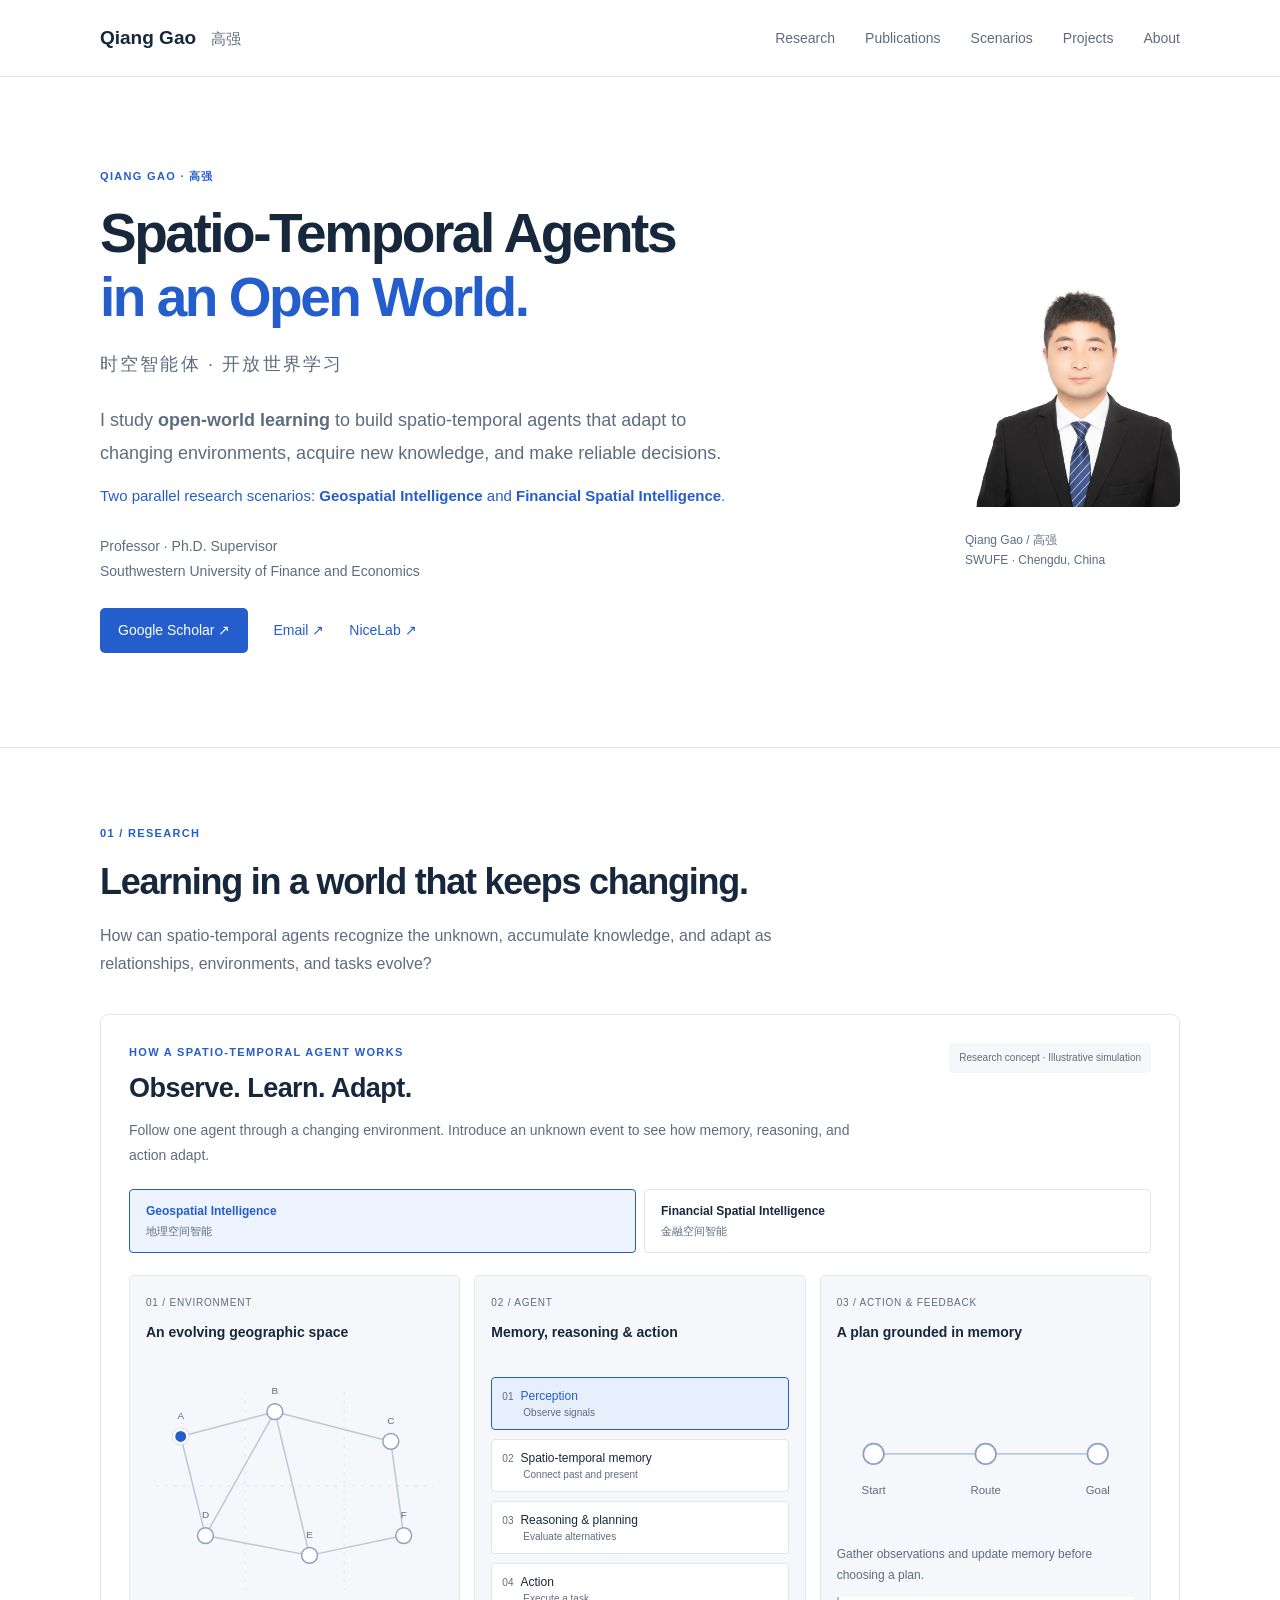
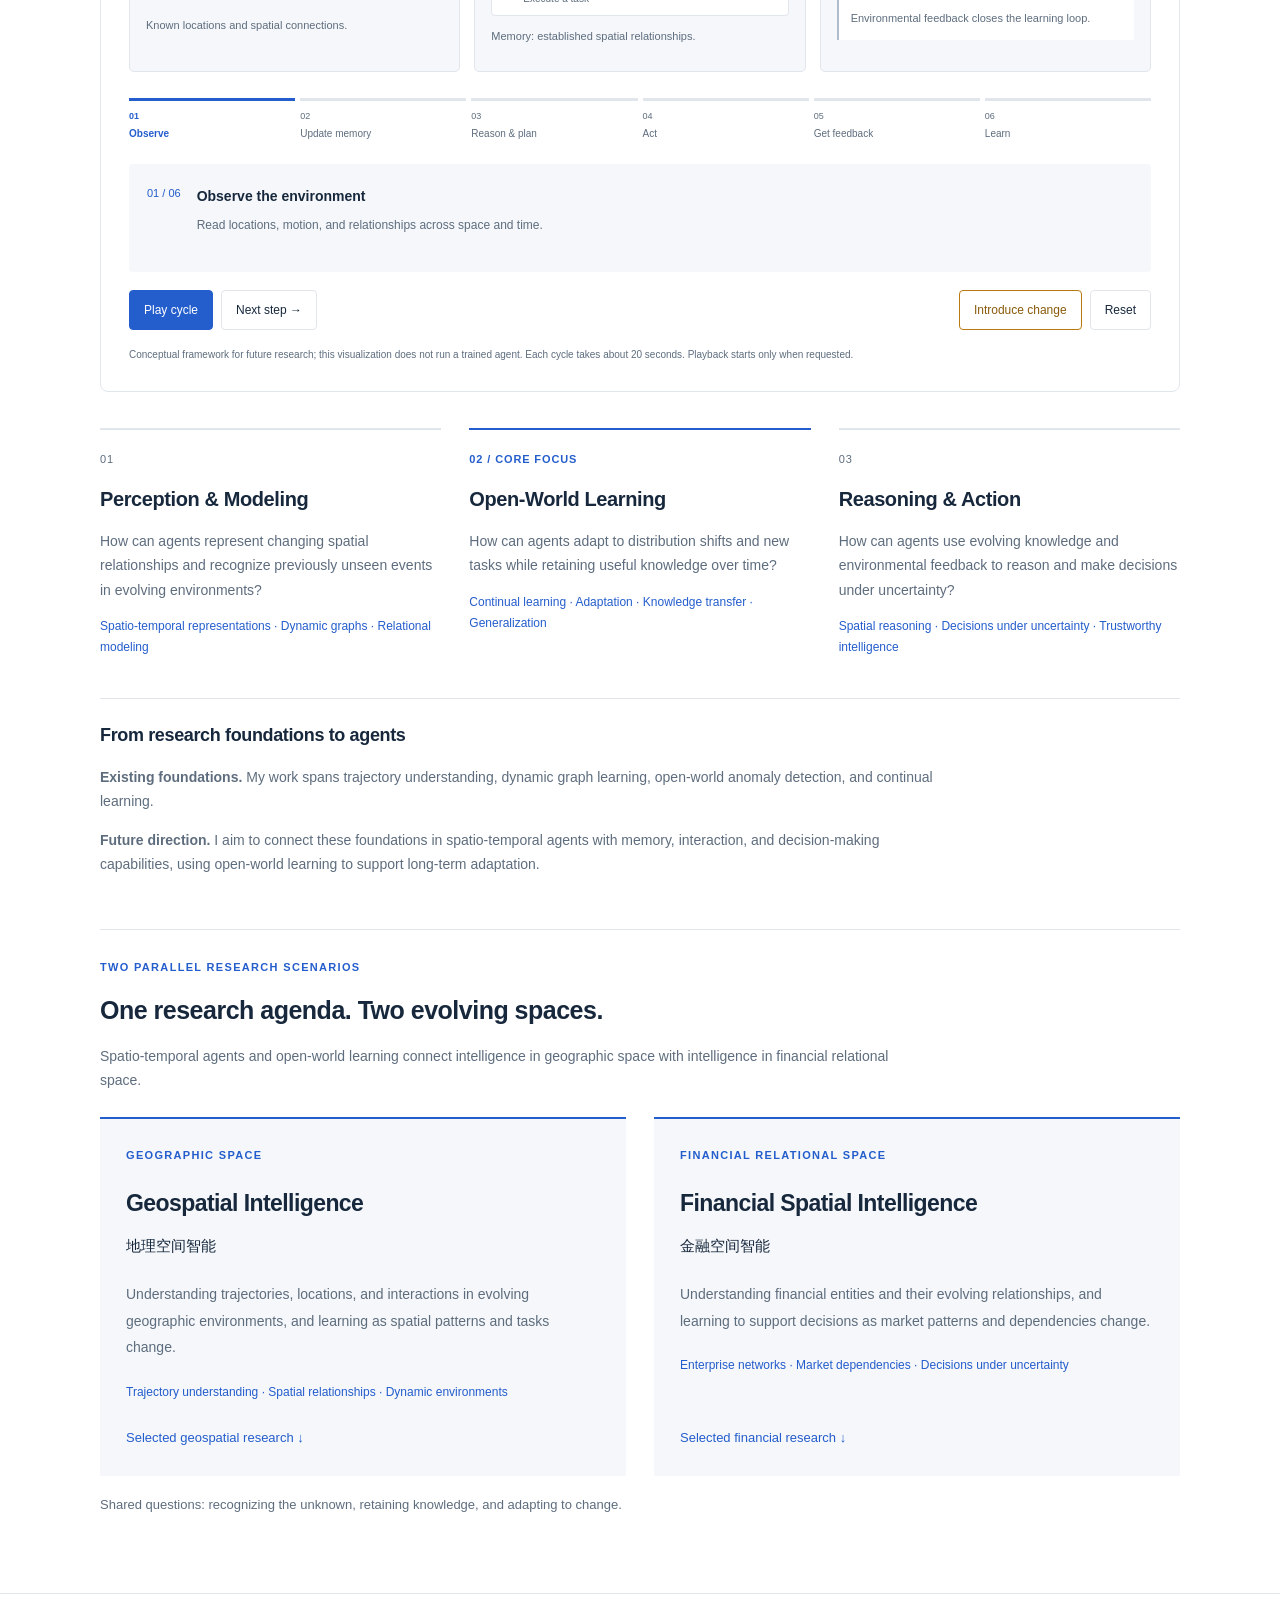
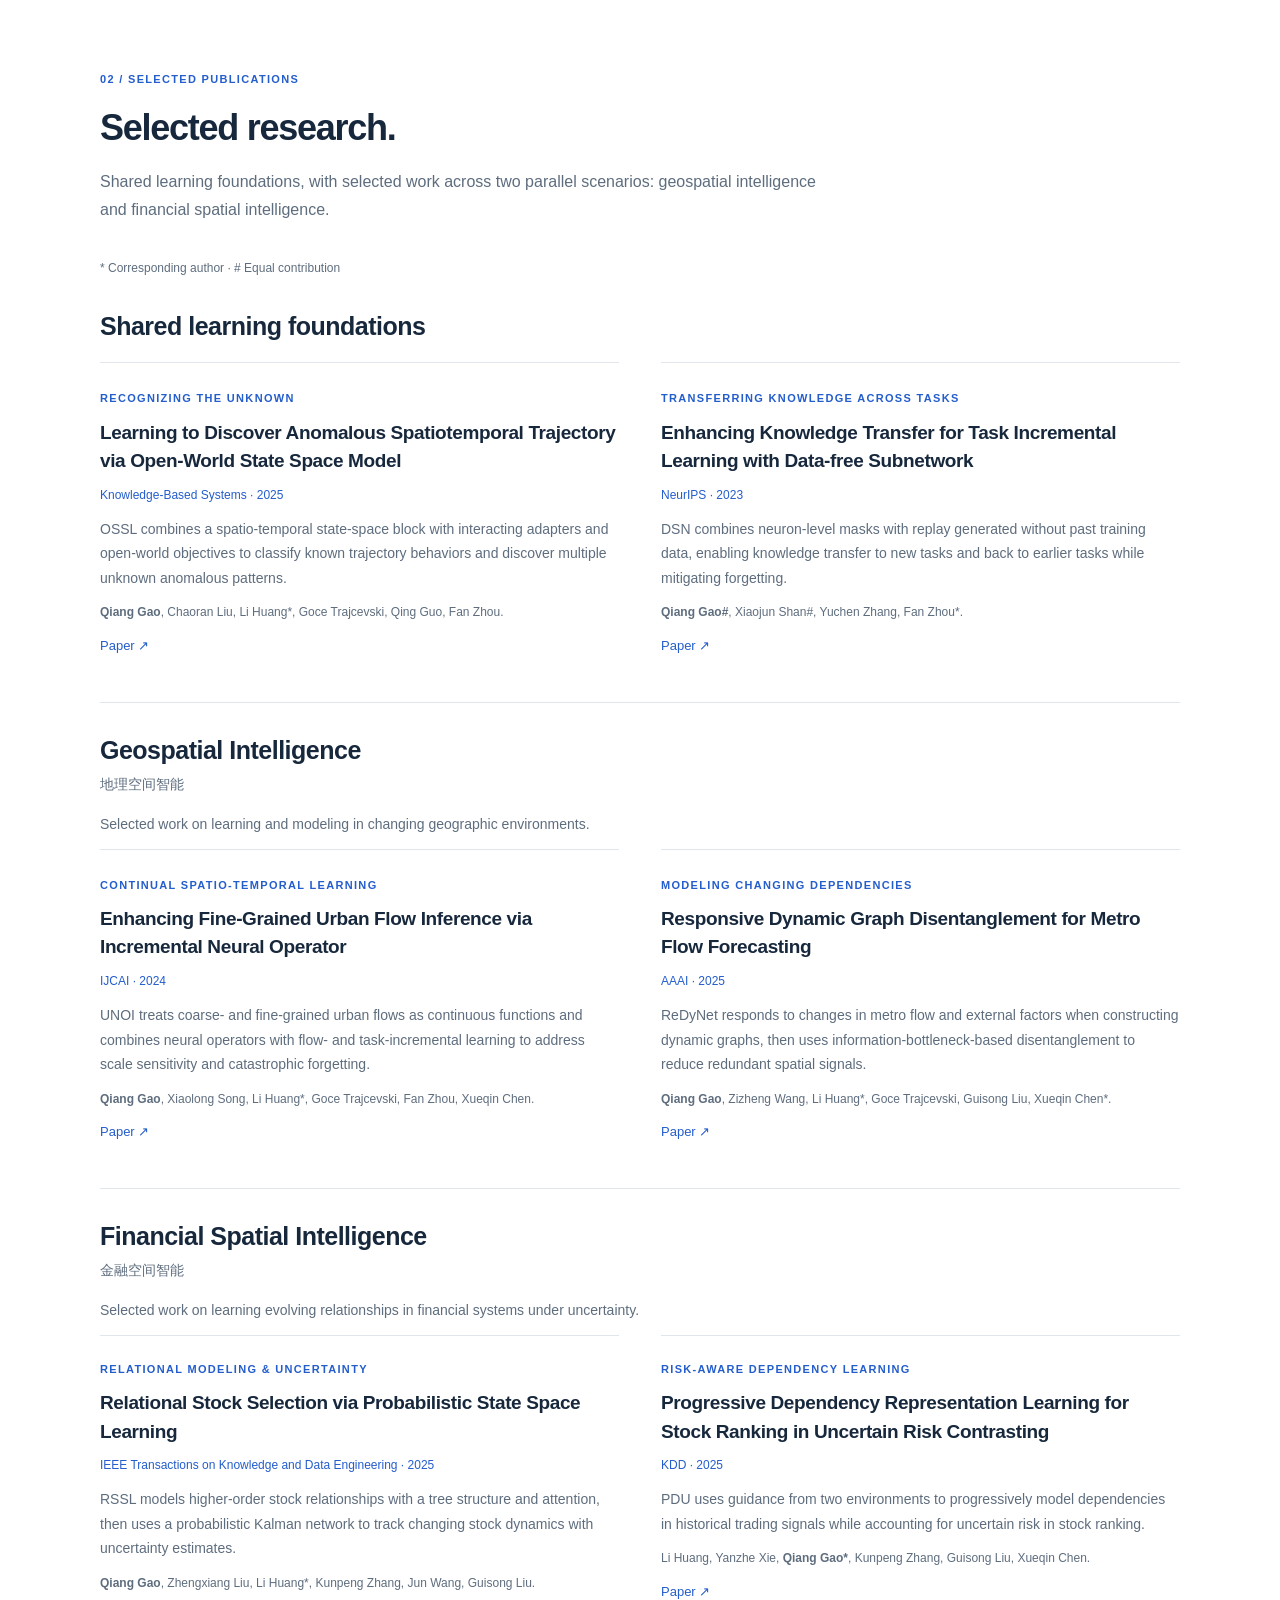
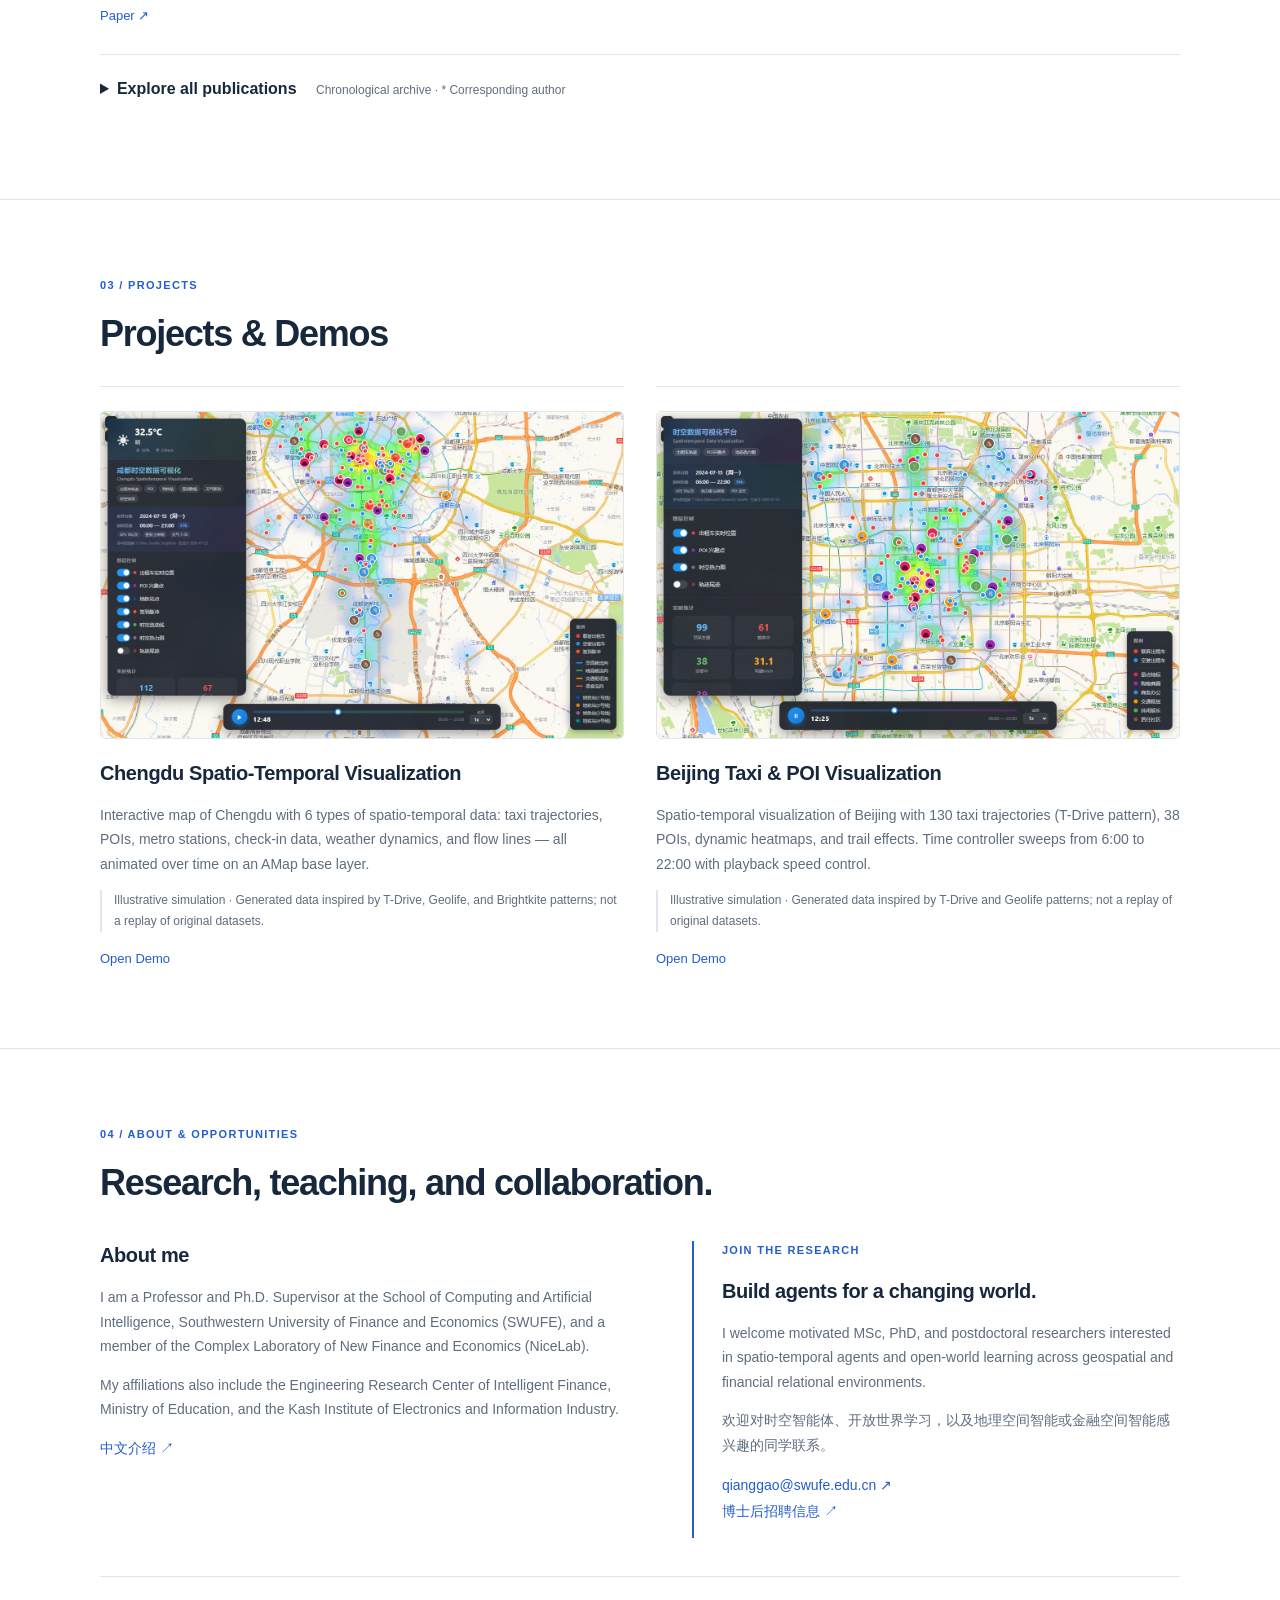
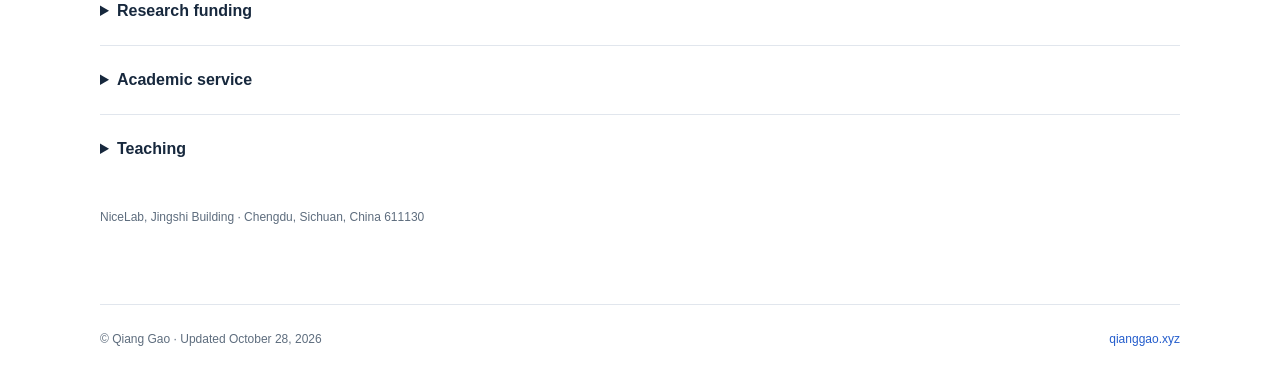
<file: index.html>
<!DOCTYPE html>
<html lang="en"><head><meta charset="UTF-8"><meta name="viewport" content="width=device-width, initial-scale=1.0">
<title>Qiang Gao | Spatio-Temporal Agents &amp; Open-World Learning</title>
<meta name="description" content="Qiang Gao, Professor at SWUFE. Open-world learning for spatio-temporal agents across geospatial intelligence and financial spatial intelligence.">
<link rel="canonical" href="https://qianggao.xyz/">
<link rel="icon" type="image/svg+xml" href="img/favicon.svg">
<meta property="og:type" content="website"><meta property="og:locale" content="en_US">
<meta property="og:url" content="https://qianggao.xyz/"><meta property="og:site_name" content="Qiang Gao">
<meta property="og:title" content="Qiang Gao | Spatio-Temporal Agents &amp; Open-World Learning">
<meta property="og:description" content="Spatio-temporal agents and open-world learning across two parallel scenarios: geospatial intelligence and financial spatial intelligence.">
<meta property="og:image" content="https://qianggao.xyz/img/social-preview.png"><meta property="og:image:width" content="1200"><meta property="og:image:height" content="630"><meta property="og:image:alt" content="Qiang Gao — Spatio-Temporal Agents and Open-World Learning">
<meta name="twitter:card" content="summary_large_image"><meta name="twitter:title" content="Qiang Gao | Spatio-Temporal Agents &amp; Open-World Learning"><meta name="twitter:description" content="Open-world learning for agents in a changing world."><meta name="twitter:image" content="https://qianggao.xyz/img/social-preview.png">
<script type="application/ld+json">{"@context":"https://schema.org","@type":"Person","name":"Qiang Gao","alternateName":"高强","url":"https://qianggao.xyz/","image":"https://qianggao.xyz/img/qianggao.jpg","jobTitle":"Professor","affiliation":{"@type":"CollegeOrUniversity","name":"Southwestern University of Finance and Economics"},"knowsAbout":["Spatio-Temporal Intelligence","Open-World Learning","Continual Learning","Geospatial Intelligence","Financial Spatial Intelligence"],"sameAs":["https://scholar.google.com/citations?user=3KPOGeAAAAAJ","https://it.swufe.edu.cn/info/1120/18368.htm"]}</script>
<link rel="stylesheet" href="css/home.css"><link rel="stylesheet" href="css/agent-demo.css"><script src="js/agent-demo.js" defer></script></head><body>
<a class="skip" href="#main">Skip to content</a>
<header><nav class="container nav" aria-label="Main navigation"><a class="brand" href="#home">Qiang Gao <span lang="zh">高强</span></a><button class="menu" aria-expanded="false" aria-controls="navigation">Menu</button><div id="navigation" class="nav-links"><a href="#research">Research</a><a href="#publications">Publications</a><a href="#scenarios">Scenarios</a><a href="#demos">Projects</a><a href="#about">About</a></div></nav></header>
<main id="main">
<section class="hero container" id="home"><div class="hero-copy"><p class="eyebrow">Qiang Gao · 高强</p><h1>Spatio-Temporal Agents<br><span>in an Open World.</span></h1><p class="hero-zh" lang="zh">时空智能体 · 开放世界学习</p><p class="intro">I study <strong>open-world learning</strong> to build spatio-temporal agents that adapt to changing environments, acquire new knowledge, and make reliable decisions.</p><p class="hero-domain">Two parallel research scenarios: <strong>Geospatial Intelligence</strong> and <strong>Financial Spatial Intelligence</strong>.</p><p class="identity">Professor · Ph.D. Supervisor<br>Southwestern University of Finance and Economics</p><div class="links"><a class="button" href="https://scholar.google.com/citations?user=3KPOGeAAAAAJ">Google Scholar <span aria-hidden="true">↗</span></a><a href="mailto:qianggao@swufe.edu.cn">Email ↗</a><a href="https://nicelab.swufe.edu.cn/">NiceLab ↗</a></div></div><figure class="portrait"><img src="img/qianggao.jpg" alt="Qiang Gao" width="300" height="360"><figcaption>Qiang Gao / 高强<br>SWUFE · Chengdu, China</figcaption></figure></section>
<section class="section" id="research"><div class="container"><div class="section-head"><p class="eyebrow">01 / Research</p><h2>Learning in a world that keeps changing.</h2><p class="section-intro">How can spatio-temporal agents recognize the unknown, accumulate knowledge, and adapt as relationships, environments, and tasks evolve?</p></div>
<div class="agent-demo" id="agent-principles" data-stage="0" data-scene="geo">
  <div class="agent-demo-heading"><div><p class="eyebrow">How a spatio-temporal agent works</p><h3>Observe. Learn. Adapt.</h3></div><span class="concept-label">Research concept · Illustrative simulation</span></div>
  <p class="agent-demo-intro">Follow one agent through a changing environment. Introduce an unknown event to see how memory, reasoning, and action adapt.</p>
  <div class="scene-switch" role="group" aria-label="Research scenario"><button type="button" data-scene="geo" aria-pressed="true">Geospatial Intelligence <span lang="zh">地理空间智能</span></button><button type="button" data-scene="finance" aria-pressed="false">Financial Spatial Intelligence <span lang="zh">金融空间智能</span></button></div>
  <div class="agent-stage-grid">
    <div class="agent-panel environment-panel"><p class="panel-label">01 / Environment</p><h4 id="environment-title">An evolving geographic space</h4><svg id="agent-world" viewBox="0 0 300 230" role="img" aria-label="Abstract geographic environment with connected locations and a moving object"></svg><p class="environment-state" id="environment-state">Known locations and relationships.</p></div>
    <div class="agent-panel cognition-panel"><p class="panel-label">02 / Agent</p><h4>Memory, reasoning &amp; action</h4><div class="agent-modules"><div data-module="perception" class="module active"><span>01</span>Perception <small>Observe signals</small></div><div data-module="memory" class="module"><span>02</span>Spatio-temporal memory <small>Connect past and present</small></div><div data-module="reasoning" class="module"><span>03</span>Reasoning &amp; planning <small>Evaluate alternatives</small></div><div data-module="action" class="module"><span>04</span>Action <small>Execute a task</small></div></div><p class="memory-state" id="memory-state">Memory: established spatial relationships.</p></div>
    <div class="agent-panel feedback-panel"><p class="panel-label">03 / Action &amp; feedback</p><h4 id="plan-title">A plan grounded in memory</h4><svg id="agent-plan" viewBox="0 0 260 120" role="img" aria-label="Illustrative task plan"></svg><p id="plan-description">Inspect the environment before choosing a route.</p><div class="feedback-message" id="feedback-message">Environmental feedback closes the learning loop.</div></div>
  </div>
  <ol class="agent-timeline" aria-label="Learning cycle"><li aria-current="step">Observe</li><li>Update memory</li><li>Reason &amp; plan</li><li>Act</li><li>Get feedback</li><li>Learn</li></ol>
  <div class="stage-explanation" aria-live="polite" aria-atomic="true"><span id="agent-step-count">01 / 06</span><div><strong id="agent-step-title">Observe the environment</strong><p id="agent-step-description">Read locations, motion, and relationships across space and time.</p></div></div>
  <div class="agent-controls"><div><button type="button" id="agent-play" aria-pressed="false">Play cycle</button><button type="button" id="agent-next">Next step →</button></div><div><button type="button" id="agent-change">Introduce change</button><button type="button" id="agent-reset">Reset</button></div></div>
  <p class="agent-demo-note">Conceptual framework for future research; this visualization does not run a trained agent. Each cycle takes about 20 seconds. Playback starts only when requested.</p>
  <noscript><p>This concept diagram is shown as a static overview. Enable JavaScript to explore the learning cycle.</p></noscript>
</div>

<div class="research-grid"><article><span class="number">01</span><h3>Perception &amp; Modeling</h3><p>How can agents represent changing spatial relationships and recognize previously unseen events in evolving environments?</p><p class="topics">Spatio-temporal representations · Dynamic graphs · Relational modeling</p></article><article class="research-focus"><span class="number">02 / Core focus</span><h3>Open-World Learning</h3><p>How can agents adapt to distribution shifts and new tasks while retaining useful knowledge over time?</p><p class="topics">Continual learning · Adaptation · Knowledge transfer · Generalization</p></article><article><span class="number">03</span><h3>Reasoning &amp; Action</h3><p>How can agents use evolving knowledge and environmental feedback to reason and make decisions under uncertainty?</p><p class="topics">Spatial reasoning · Decisions under uncertainty · Trustworthy intelligence</p></article></div>
<div class="research-bridge"><h3>From research foundations to agents</h3><p><strong>Existing foundations.</strong> My work spans trajectory understanding, dynamic graph learning, open-world anomaly detection, and continual learning.</p><p><strong>Future direction.</strong> I aim to connect these foundations in spatio-temporal agents with memory, interaction, and decision-making capabilities, using open-world learning to support long-term adaptation.</p></div><div class="research-scenarios" id="scenarios"><div class="scenario-heading"><p class="eyebrow">Two parallel research scenarios</p><h3>One research agenda. Two evolving spaces.</h3><p>Spatio-temporal agents and open-world learning connect intelligence in geographic space with intelligence in financial relational space.</p></div><div class="scenario-grid"><article class="scenario"><p class="eyebrow">Geographic space</p><h4>Geospatial Intelligence</h4><p class="scenario-zh" lang="zh">地理空间智能</p><p>Understanding trajectories, locations, and interactions in evolving geographic environments, and learning as spatial patterns and tasks change.</p><p class="scenario-topics">Trajectory understanding · Spatial relationships · Dynamic environments</p><a href="#geospatial-research">Selected geospatial research ↓</a></article><article class="scenario"><p class="eyebrow">Financial relational space</p><h4>Financial Spatial Intelligence</h4><p class="scenario-zh" lang="zh">金融空间智能</p><p>Understanding financial entities and their evolving relationships, and learning to support decisions as market patterns and dependencies change.</p><p class="scenario-topics">Enterprise networks · Market dependencies · Decisions under uncertainty</p><a href="#financial-research">Selected financial research ↓</a></article></div><p class="scenario-shared">Shared questions: recognizing the unknown, retaining knowledge, and adapting to change.</p></div></div></section>
<section class="section" id="publications"><div class="container"><div class="section-head"><p class="eyebrow">02 / Selected publications</p><h2>Selected research.</h2><p class="section-intro">Shared learning foundations, with selected work across two parallel scenarios: geospatial intelligence and financial spatial intelligence.</p></div><p class="publication-note">* Corresponding author · # Equal contribution</p><h3 class="publication-group-heading">Shared learning foundations</h3><div class="selected-papers"><article class="paper"><p class="eyebrow">Recognizing the unknown</p><h3 class="paper-title"><a href="https://doi.org/10.1016/j.knosys.2024.112918">Learning to Discover Anomalous Spatiotemporal Trajectory via Open-World State Space Model</a></h3><p class="paper-meta">Knowledge-Based Systems · 2025</p><p class="paper-contribution">OSSL combines a spatio-temporal state-space block with interacting adapters and open-world objectives to classify known trajectory behaviors and discover multiple unknown anomalous patterns.</p><p class="paper-authors"><strong>Qiang Gao</strong>, Chaoran Liu, Li Huang*, Goce Trajcevski, Qing Guo, Fan Zhou.</p><div class="paper-links"><a href="https://doi.org/10.1016/j.knosys.2024.112918">Paper ↗</a></div></article>
<article class="paper"><p class="eyebrow">Transferring knowledge across tasks</p><h3 class="paper-title"><a href="https://papers.nips.cc/paper_files/paper/2023/hash/d7b3cef7c31b94a4a533db83d01a8882-Abstract-Conference.html">Enhancing Knowledge Transfer for Task Incremental Learning with Data-free Subnetwork</a></h3><p class="paper-meta">NeurIPS · 2023</p><p class="paper-contribution">DSN combines neuron-level masks with replay generated without past training data, enabling knowledge transfer to new tasks and back to earlier tasks while mitigating forgetting.</p><p class="paper-authors"><strong>Qiang Gao#</strong>, Xiaojun Shan#, Yuchen Zhang, Fan Zhou*.</p><div class="paper-links"><a href="https://papers.nips.cc/paper_files/paper/2023/hash/d7b3cef7c31b94a4a533db83d01a8882-Abstract-Conference.html">Paper ↗</a></div></article></div><div class="scenario-publications" id="geospatial-research"><h3 class="publication-group-heading">Geospatial Intelligence <span lang="zh">地理空间智能</span></h3><p class="section-intro">Selected work on learning and modeling in changing geographic environments.</p><div class="selected-papers"><article class="paper"><p class="eyebrow">Continual spatio-temporal learning</p><h3 class="paper-title"><a href="https://www.ijcai.org/proceedings/2024/644">Enhancing Fine-Grained Urban Flow Inference via Incremental Neural Operator</a></h3><p class="paper-meta">IJCAI · 2024</p><p class="paper-contribution">UNOI treats coarse- and fine-grained urban flows as continuous functions and combines neural operators with flow- and task-incremental learning to address scale sensitivity and catastrophic forgetting.</p><p class="paper-authors"><strong>Qiang Gao</strong>, Xiaolong Song, Li Huang*, Goce Trajcevski, Fan Zhou, Xueqin Chen.</p><div class="paper-links"><a href="https://www.ijcai.org/proceedings/2024/644">Paper ↗</a></div></article>
<article class="paper"><p class="eyebrow">Modeling changing dependencies</p><h3 class="paper-title"><a href="https://ojs.aaai.org/index.php/AAAI/article/view/33272">Responsive Dynamic Graph Disentanglement for Metro Flow Forecasting</a></h3><p class="paper-meta">AAAI · 2025</p><p class="paper-contribution">ReDyNet responds to changes in metro flow and external factors when constructing dynamic graphs, then uses information-bottleneck-based disentanglement to reduce redundant spatial signals.</p><p class="paper-authors"><strong>Qiang Gao</strong>, Zizheng Wang, Li Huang*, Goce Trajcevski, Guisong Liu, Xueqin Chen*.</p><div class="paper-links"><a href="https://ojs.aaai.org/index.php/AAAI/article/view/33272">Paper ↗</a></div></article></div></div><div class="financial-publications" id="financial-research"><h3 class="publication-group-heading">Financial Spatial Intelligence <span lang="zh">金融空间智能</span></h3><p class="section-intro">Selected work on learning evolving relationships in financial systems under uncertainty.</p><div class="financial-paper"><article class="paper"><p class="eyebrow">Relational modeling &amp; uncertainty</p><h3 class="paper-title"><a href="https://doi.org/10.1109/TKDE.2024.3509267">Relational Stock Selection via Probabilistic State Space Learning</a></h3><p class="paper-meta">IEEE Transactions on Knowledge and Data Engineering · 2025</p><p class="paper-contribution">RSSL models higher-order stock relationships with a tree structure and attention, then uses a probabilistic Kalman network to track changing stock dynamics with uncertainty estimates.</p><p class="paper-authors"><strong>Qiang Gao</strong>, Zhengxiang Liu, Li Huang*, Kunpeng Zhang, Jun Wang, Guisong Liu.</p><div class="paper-links"><a href="https://doi.org/10.1109/TKDE.2024.3509267">Paper ↗</a></div></article><article class="paper"><p class="eyebrow">Risk-aware dependency learning</p><h3 class="paper-title"><a href="https://doi.org/10.1145/3690624.3709189">Progressive Dependency Representation Learning for Stock Ranking in Uncertain Risk Contrasting</a></h3><p class="paper-meta">KDD · 2025</p><p class="paper-contribution">PDU uses guidance from two environments to progressively model dependencies in historical trading signals while accounting for uncertain risk in stock ranking.</p><p class="paper-authors">Li Huang, Yanzhe Xie, <strong>Qiang Gao*</strong>, Kunpeng Zhang, Guisong Liu, Xueqin Chen.</p><div class="paper-links"><a href="https://doi.org/10.1145/3690624.3709189">Paper ↗</a></div></article></div></div><details class="all-publications"><summary>Explore all publications <span>Chronological archive · * Corresponding author</span></summary><div class="archive-search" hidden><label for="publication-search">Search this publication archive</label><div class="search-row"><input id="publication-search" type="search" placeholder="Title, author, year, or venue…" autocomplete="off" aria-describedby="search-status"><button type="button" id="clear-search">Clear</button></div><p id="search-status" role="status" aria-live="polite"></p></div><!-- Unified Publication List (reverse chronological) -->
        <div class="pub-year">2027</div>
        <ul class="pub-list">
            <li>
                Haolun Ding, Rong Zhang, Hang Zhang, Tuohang Li, Hongping Shu, Guisong Liu, and <strong>Qiang Gao</strong>.
                "<em>A Semantic-Aware Dual-Stream Framework for Spatiotemporal Trajectory-User Linking</em>",
                <span class="pub-venue">Pattern Recognition</span>, 2027, 183: 115046.
                [<a href="https://doi.org/10.1016/j.patcog.2026.115046">Paper</a>]
                <span class="pub-tag tag-journal">Journal</span>
            </li>
        </ul>

        <div class="pub-year">2026</div>
        <ul class="pub-list">
            <li>
                Li Huang, Yanzhe Xie, Zizheng Wang, <strong>Qiang Gao*</strong>, Kunpeng Zhang, and Philip S. Yu.
                "<em>Understanding Interactive Stock Dynamics via Sensitivity-aware Dependency Learning</em>",
                <span class="pub-venue">IEEE Transactions on Knowledge and Data Engineering</span>, 2026, 38(6): 4032&ndash;4047.
                [<a href="https://doi.org/10.1109/TKDE.2026.3675433">Paper</a>]
                <span class="pub-tag tag-journal">Journal</span>
            </li>
            <li>
                <strong>Qiang Gao</strong>, Xiaolong Song, Li Huang, Goce Trajcevski, Fan Zhou and Xueqin Chen.
                "<em>Alleviating Forgetting in Fine-Grained Urban Flow Inference via Incremental Neural Operator</em>",
                <span class="pub-venue">ACM Transactions on Intelligent Systems and Technology</span>, 2026.
                [<a href="https://doi.org/10.1145/3856800">Paper</a>]
                <span class="pub-tag tag-journal">Journal</span>
            </li>
            <li>
                Ce Li, <strong>Qiang Gao</strong>, Kunpeng Zhang and Goce Trajcevski.
                "<em>Impact of Incorporating Multiple Spatial Sources on Different Paradigms for Short-term Power Load Forecast</em>",
                <span class="pub-venue">ACM SIGSPATIAL International Conference on Advances in Geographic Information Systems (ACM SIGSPATIAL)</span>.
                <span class="pub-tag tag-accepted">Accepted</span>
                <span class="pub-tag tag-conf">Conference</span>
            </li>
            <li>
                Yanzhe Xie, Tuohang Li, Heng Wang, Yujun Ge, Li Huang, <strong>Qiang Gao*</strong>.
                "<em>Frequency-Aware Dynamic Graph Learning via Pseudo-Spectral Decomposition for Metro Flow Forecasting</em>",
                <span class="pub-venue">IEEE International Conference on Acoustics, Speech and Signal Processing (ICASSP)</span>.
                <span class="pub-tag tag-conf">Conference</span>
            </li>
            <li>
                Yanzhe Xie, Li Huang, <strong>Qiang Gao*</strong>, Xueqin Chen, Fan Zhou, Kunpeng Zhang.
                "<em>Beyond Graph Priors: A Co-evolving Framework under Uncertainty for Enterprise Resilience Assessment</em>",
                <span class="pub-venue">AAAI Conference on Artificial Intelligence (AAAI)</span>.
                <span class="pub-tag tag-conf">Conference</span>
            </li>
            <li>
                Jiao Li, Jian Lang, Xikai Tang, Wenzheng Shu, Ting Zhong, <strong>Qiang Gao</strong>, Yong Wang, Leiting Chen, and Fan Zhou.
                "<em>Shedding the Facades, Connecting the Domains: Detecting Shifting Multimodal Hate Video with Test-Time Adaptation</em>",
                <span class="pub-venue">AAAI Conference on Artificial Intelligence (AAAI)</span>.
                <span class="pub-tag tag-conf">Conference</span>
            </li>
            <li>
                Jian Lang, Rongpei Hong, Ting Zhong, Leiting Chen, <strong>Qiang Gao</strong>, Fan Zhou.
                "<em>From Shallow Humor to Metaphor: Towards Label-Free Harmful Meme Detection via LMM Agent Self-Improvement</em>",
                <span class="pub-venue">ACM SIGKDD Conference on Knowledge Discovery and Data Mining (KDD)</span>.
                <span class="pub-tag tag-conf">Conference</span>
            </li>
            <li>
                Jian Lang, Rongpei Hong, Meihui Zhong, Kaiju Li, Ting Zhong, <strong>Qiang Gao</strong>, and Fan Zhou.
                "<em>LEAF: Towards Lightweight Explainable Hateful Video Detection via Self-Grounding CoT Guided Stage-Wise Distillation</em>",
                <span class="pub-venue">Annual Meeting of the Association for Computational Linguistics (ACL), Findings</span>.
                <span class="pub-tag tag-conf">Conference</span>
            </li>
            <li>
                Li Huang, Letian Ning, Chaoran Liu, Rong Zhang, <strong>Qiang Gao*</strong>, and Goce Trajcevski.
                "<em>Dual-Offset Trajectory Recovery on Roads with Dynamic Transition Probability</em>",
                <span class="pub-venue">IEEE Transactions on Intelligent Transportation Systems</span>, 2026, 27(8): 9606&ndash;9620.
                [<a href="https://doi.org/10.1109/TITS.2026.3684838">Paper</a>]
                <span class="pub-tag tag-journal">Journal</span>
            </li>
            <li>
                Tuohang Li, Jiajing Yu, Jianyong Zhao, Yanzhe Xie, Li Huang, <strong>Qiang Gao*</strong>.
                "<em>Maximizing Mutual Information in Multi-View Representation Learning for Next POI Prediction</em>",
                <span class="pub-venue">Neural Networks</span>, 2026, 109733.
                <span class="pub-tag tag-journal">Journal</span>
            </li>
            <li>
                <strong>Qiang Gao</strong>, Letian Ning, Li Huang, Chaoran Liu, Xueqin Chen, and Fan Zhou.
                "<em>Aligning Authentic Location Shares with Mobility Information Bottleneck</em>",
                <span class="pub-venue">IEEE Transactions on Big Data</span>, 2026, 12(3): 977&ndash;993.
                <span class="pub-tag tag-journal">Journal</span>
            </li>
            <li>
                Haolun Ding, Zhengwen Fu, Rong Zhang, Li Huang, Xuan Luo, and <strong>Qiang Gao*</strong>.
                "<em>Probabilistic Bayesian Learning with Long-Tail Awareness for Trajectory-User Linking</em>",
                <span class="pub-venue">Neural Networks</span>, 2026, 195: 108258.
                [<a href="https://www.sciencedirect.com/science/article/abs/pii/S0893608025011396">Paper</a>]
                <span class="pub-tag tag-journal">Journal</span>
            </li>
        </ul>

        <div class="pub-year">2025</div>
        <ul class="pub-list">
            <li>
                Li Huang, Yujie Wu, Xiaolong Song, <strong>Qiang Gao*</strong>, Goce Trajcevski, and Xueqin Chen.
                "<em>Enhancing Urban Region Representation via Adaptive Risk-aware Consensus Learning</em>",
                <span class="pub-venue">ACM SIGSPATIAL International Conference on Advances in Geographic Information Systems (ACM SIGSPATIAL)</span>.
                <span class="pub-tag tag-conf">Conference</span>
            </li>
            <li>
                Li Huang, Yanzhe Xie, <strong>Qiang Gao*</strong>, Kunpeng Zhang, Guisong Liu, and Xueqin Chen.
                "<em>Progressive Dependency Representation Learning for Stock Ranking in Uncertain Risk Contrasting</em>",
                <span class="pub-venue">ACM SIGKDD Conference on Knowledge Discovery and Data Mining (KDD)</span>.
                [<a href="https://dl.acm.org/doi/abs/10.1145/3690624.3709189">Paper</a>]
                <span class="pub-tag tag-conf">Conference</span>
            </li>
            <li>
                Xueqin Chen, Xiaoyu Huang, <strong>Qiang Gao*</strong>, Li Huang, Jiaojing Yu, and Guisong Liu.
                "<em>Birds of a Feather: Enhancing Multimodal Fake News Detection via Multi-Element Retrieval</em>",
                <span class="pub-venue">IEEE International Conference on Data Engineering (ICDE)</span>.
                [<a href="https://www.computer.org/csdl/proceedings-article/icde/2025/360300d615/26FZBSCNLCU">Paper</a>]
                <span class="pub-tag tag-conf">Conference</span>
            </li>
            <li>
                <strong>Qiang Gao</strong>, Zizheng Wang, Li Huang, Goce Trajcevski, Guisong Liu, and Xueqin Chen.
                "<em>Responsive Dynamic Graph Disentanglement for Metro Flow Forecasting</em>",
                <span class="pub-venue">AAAI Conference on Artificial Intelligence (AAAI)</span>.
                [<a href="https://ojs.aaai.org/index.php/AAAI/article/view/33272">Paper</a>]
                <span class="pub-tag tag-oral">Oral</span>
                <span class="pub-tag tag-conf">Conference</span>
            </li>
            <li>
                Li Huang, Haowen Liu, <strong>Qiang Gao*</strong>, Jiajing Yu, Guisong Liu, and Xueqin Chen.
                "<em>Adversity-aware Few-shot Named Entity Recognition via Augmentation Learning</em>",
                <span class="pub-venue">AAAI Conference on Artificial Intelligence (AAAI)</span>.
                [<a href="https://ojs.aaai.org/index.php/AAAI/article/view/34588">Paper</a>]
                <span class="pub-tag tag-oral">Oral</span>
                <span class="pub-tag tag-conf">Conference</span>
            </li>
            <li>
                Hongzhu Fu, Yutao Wei, Gege Chen, Xing He, <strong>Qiang Gao</strong>, and Fan Zhou.
                "<em>Augmented Graph Information Bottleneck with Type-Aware Periodicity Heterogeneity for Explainable Crime Prediction</em>",
                <span class="pub-venue">Information Processing &amp; Management</span>, 2025.
                [<a href="https://www.sciencedirect.com/science/article/pii/S0306457325001682">Paper</a>]
                <span class="pub-tag tag-journal">Journal</span>
            </li>
            <li>
                Yanlong Huang, Wenxin Tai, Fan Zhou, <strong>Qiang Gao</strong>, Ting Zhong, and Kunpeng Zhang.
                "<em>Extracting Key Insights from Earnings Call Transcript via Information-Theoretic Contrastive Learning</em>",
                <span class="pub-venue">Information Processing &amp; Management</span>, 2025.
                [<a href="https://www.sciencedirect.com/science/article/abs/pii/S0306457324003571">Paper</a>]
                <span class="pub-tag tag-journal">Journal</span>
            </li>
            <li>
                Xueqin Chen, Xiaoyu Huang, <strong>Qiang Gao*</strong>, Li Huang, and Guisong Liu.
                "<em>Enhancing Text-centric Fake News Detection via External Knowledge Distillation from LLMs</em>",
                <span class="pub-venue">Neural Networks</span>, 2025.
                [<a href="https://www.sciencedirect.com/science/article/abs/pii/S0893608025002564">Paper</a>]
                <span class="pub-tag tag-journal">Journal</span>
            </li>
            <li>
                <strong>Qiang Gao</strong>, Chaoran Liu, Li Huang, Goce Trajcevski, Qing Guo, and Fan Zhou.
                "<em>Learning to Discover Anomalous Spatiotemporal Trajectory via Open-World State Space Model</em>",
                <span class="pub-venue">Knowledge-Based Systems</span>, 2025, 310: 112918.
                [<a href="https://www.sciencedirect.com/science/article/abs/pii/S0950705124015521">Paper</a>]
                <span class="pub-tag tag-journal">Journal</span>
            </li>
            <li>
                <strong>Qiang Gao</strong>, Zhengxiang Liu, Li Huang, Kunpeng Zhang, Jun Wang, and Guisong Liu.
                "<em>Relational Stock Selection via Probabilistic State Space Learning</em>",
                <span class="pub-venue">IEEE Transactions on Knowledge and Data Engineering</span>, 2025, 37(2): 865&ndash;880.
                [<a href="https://ieeexplore.ieee.org/abstract/document/10771680">Paper</a>]
                <span class="pub-tag tag-journal">Journal</span>
            </li>
            <li>
                <strong>Qiang Gao</strong>. "<em>Deep Learning and Semantic Dynamics of Human Mobility</em>",
                <strong><em>Encyclopedia of GIS</em></strong>, Third Edition, Springer, 2025.
                <span class="pub-tag tag-book">Book Chapter</span>
            </li>
        </ul>

        <div class="pub-year">2024</div>
        <ul class="pub-list">
            <li>
                <strong>Qiang Gao</strong>, Zizheng Wang, Li Huang, Goce Trajcevski, Kunpeng Zhang, and Xueqin Chen.
                "<em>Enhancing Dependency Dynamics in Traffic Flow Forecasting via Graph Risk Bootstrap</em>",
                <span class="pub-venue">ACM SIGSPATIAL International Conference on Advances in Geographic Information Systems (ACM SIGSPATIAL)</span>.
                [<a href="https://dl.acm.org/doi/pdf/10.1145/3678717.3691237">Paper</a>]
                <span class="pub-tag tag-conf">Conference</span>
            </li>
            <li>
                <strong>Qiang Gao</strong>, Xiaolong Song, Li Huang, Goce Trajcevski, Fan Zhou, and Xueqin Chen.
                "<em>Enhancing Fine-Grained Urban Flow Inference via Incremental Neural Operator</em>",
                <span class="pub-venue">International Joint Conference on Artificial Intelligence (IJCAI)</span>.
                [<a href="https://www.ijcai.org/proceedings/2024/644">Paper</a>]
                <span class="pub-tag tag-conf">Conference</span>
            </li>
            <li>
                Kai Yang, Yi Yang, <strong>Qiang Gao</strong>, Ting Zhong, Yong Wang, and Fan Zhou.
                "<em>Self-Explainable Next POI Recommendation</em>",
                <span class="pub-venue">ACM SIGIR Conference on Research and Development in Information Retrieval (SIGIR)</span>.
                [<a href="https://dl.acm.org/doi/abs/10.1145/3626772.3657967">Paper</a>]
                <span class="pub-tag tag-conf">Conference</span>
            </li>
            <li>
                Jinyu Hong, Ping Kuang, <strong>Qiang Gao*</strong>, Fan Zhou.
                "<em>Disentanglement-Guided Spatial-Temporal Graph Neural Network for Metro Flow Forecasting (Student Abstract)</em>",
                <span class="pub-venue">AAAI Conference on Artificial Intelligence (AAAI)</span>.
                [<a href="https://ojs.aaai.org/index.php/AAAI/article/view/30452">Paper</a>]
                <span class="pub-tag tag-conf">Conference</span>
            </li>
            <li>
                Hongzhu Fu, Fan Zhou, Qing Guo, <strong>Qiang Gao*</strong>.
                "<em>Spatial-Temporal Augmentation for Crime Prediction (Student Abstract)</em>",
                <span class="pub-venue">AAAI Conference on Artificial Intelligence (AAAI)</span>.
                [<a href="https://ojs.aaai.org/index.php/AAAI/article/view/30442">Paper</a>]
                <span class="pub-tag tag-conf">Conference</span>
            </li>
            <li>
                Jianfei Sun#, <strong>Qiang Gao#</strong>, Cong Wu, Yuxian Li, Jiacheng Wang, and Dusit Niyato.
                "<em>Secure Resource Allocation via Constrained Deep Reinforcement Learning</em>",
                <span class="pub-venue">International Conference on Machine Learning for Cyber Security (ML4CS)</span>.
                [<a href="https://link.springer.com/chapter/10.1007/978-981-96-4566-4_1">Paper</a>]
                <span class="pub-tag tag-award">Best Paper</span>
                <span class="pub-tag tag-conf">Conference</span>
            </li>
            <li>
                Haoran Li, <strong>Qiang Gao</strong>, Hongmei Wu, and Li Huang.
                "<em>Advancing Event Causality Identification via Heuristic Semantic Dependency Inquiry Network</em>",
                <span class="pub-venue">Conference on Empirical Methods in Natural Language Processing (EMNLP)</span>.
                [<a href="https://arxiv.org/pdf/2409.13621">Paper</a>]
                <span class="pub-tag tag-conf">Conference</span>
            </li>
            <li>
                Li Huang, Pei Li, <strong>Qiang Gao*</strong>, Guisong Liu, Zhipeng Luo, and Tianrui Li.
                "<em>Diffusion Probabilistic Model for Bike-sharing Demand Recovery with Factual Knowledge Fusion</em>",
                <span class="pub-venue">Neural Networks</span>, 2024.
                [<a href="https://www.sciencedirect.com/science/article/abs/pii/S0893608024004623">Paper</a>]
                <span class="pub-tag tag-journal">Journal</span>
            </li>
            <li>
                Yujie Li, Xin Yang, <strong>Qiang Gao</strong>, Hao Wang, Junbo Zhang, and Tianrui Li.
                "<em>Cross-regional Fraud Detection via Continual Learning with Knowledge Transfer</em>",
                <span class="pub-venue">IEEE Transactions on Knowledge and Data Engineering</span>, 2024.
                [<a href="https://ieeexplore.ieee.org/abstract/document/10654781">Paper</a>]
                <span class="pub-tag tag-journal">Journal</span>
            </li>
            <li>
                Zhipeng Luo, <strong>Qiang Gao</strong>, Yazhou He, Hongjun Wang, Milos Hauskrecht, and Tianrui Li.
                "<em>Hierarchical Active Learning with Label Proportions on Data Regions</em>",
                <span class="pub-venue">IEEE Transactions on Knowledge and Data Engineering</span>, 2024.
                [<a href="https://ieeexplore.ieee.org/abstract/document/10579754">Paper</a>]
                <span class="pub-tag tag-journal">Journal</span>
            </li>
            <li>
                <strong>Qiang Gao*</strong>, Xinzhu Zhou, Li Huang, Kunpeng Zhang, Siyuan Liu, and Fan Zhou.
                "<em>Relational Fusion-based Stock Selection with Neural Recursive Ordinary Differential Equation Networks</em>",
                <span class="pub-venue">Information Fusion</span>, 2024.
                [<a href="https://www.sciencedirect.com/science/article/abs/pii/S156625352400246X">Paper</a>]
                <span class="pub-tag tag-journal">Journal</span>
            </li>
            <li>
                Nan Liu, Fengli Zhang, <strong>Qiang Gao</strong> and Xueqin Chen.
                "<em>Contrastive Learning with Edge-wise Augmentation for Rumor Detection</em>",
                <span class="pub-venue">International Journal of Intelligent Systems</span>, 2024.
                [<a href="https://onlinelibrary.wiley.com/doi/pdf/10.1155/2024/3858526">Paper</a>]
                <span class="pub-tag tag-journal">Journal</span>
            </li>
            <li>
                <strong>Qiang Gao</strong>, Jinyu Hong, Xovee Xu, Ping Kuang, Fan Zhou, and Goce Trajcevski.
                "<em>Predicting Human Mobility via Self-supervised Disentanglement Learning</em>",
                <span class="pub-venue">IEEE Transactions on Knowledge and Data Engineering</span>, 2024, 36(5): 2126&ndash;2141.
                [<a href="https://ieeexplore.ieee.org/document/10265198">Paper</a>]
                <span class="pub-tag tag-journal">Journal</span>
            </li>
            <li>
                <strong>Qiang Gao</strong>, Hongzhu Fu, Kunpeng Zhang, Goce Trajcevski, Xu Teng, and Fan Zhou.
                "<em>Inferring Real Mobility in Presence of Fake Check-ins Data</em>",
                <span class="pub-venue">ACM Transactions on Intelligent Systems and Technology</span>, 2024, 15(1): 1&ndash;25.
                [<a href="https://dl.acm.org/doi/10.1145/3604941">Paper</a>]
                <span class="pub-tag tag-journal">Journal</span>
            </li>
        </ul>

        <div class="pub-year">2023</div>
        <ul class="pub-list">
            <li>
                <strong>Qiang Gao</strong>, Xiaohan Wang, Chaoran Liu, Goce Trajcevski, Li Huang, Fan Zhou.
                "<em>Open Anomalous Trajectory Recognition via Probabilistic Metric Learning</em>",
                <span class="pub-venue">International Joint Conference on Artificial Intelligence (IJCAI)</span>.
                [<a href="https://www.ijcai.org/proceedings/2023/0233.pdf">Paper</a>]
                <span class="pub-tag tag-conf">Conference</span>
            </li>
            <li>
                <strong>Qiang Gao</strong>, Hongzhu Fu, Yutao Wei, Li Huang, Xingmin Liu, and Guisong Liu.
                "<em>Spatial-Temporal Diffusion Probabilistic Learning for Crime Prediction</em>",
                <span class="pub-venue">International Conference on Knowledge Science, Engineering and Management (KSEM)</span>.
                [<a href="https://link.springer.com/chapter/10.1007/978-3-031-40286-9_22">Paper</a>]
                <span class="pub-tag tag-conf">Conference</span>
            </li>
            <li>
                Li Huang, Kai Liu, Chaoran Liu, <strong>Qiang Gao*</strong>, Xiao Zhou, and Guisong Liu.
                "<em>HBay: Predicting Human Mobility via Hyperspherical Bayesian Learning</em>",
                <span class="pub-venue">International Conference on Knowledge Science, Engineering and Management (KSEM)</span>.
                [<a href="https://link.springer.com/chapter/10.1007/978-3-031-40286-9_21">Paper</a>]
                <span class="pub-tag tag-award">Best Paper</span>
                <span class="pub-tag tag-conf">Conference</span>
            </li>
            <li>
                Jinyu Hong, Fan Zhou, <strong>Qiang Gao*</strong>, Kuang Ping, Kunpeng Zhang.
                "<em>Mobility Prediction via Sequential Trajectory Disentanglement (Student Abstract)</em>",
                <span class="pub-venue">AAAI Conference on Artificial Intelligence (AAAI)</span>.
                [<a href="https://ojs.aaai.org/index.php/AAAI/article/view/26975">Paper</a>]
                <span class="pub-tag tag-conf">Conference</span>
            </li>
            <li>
                Yujie Li, Yuxuan Yang, <strong>Qiang Gao*</strong>, Xin Yang.
                "<em>Cross-regional Fraud Detection via Continual Learning (Student Abstract)</em>",
                <span class="pub-venue">AAAI Conference on Artificial Intelligence (AAAI)</span>.
                [<a href="https://ojs.aaai.org/index.php/AAAI/article/view/26990">Paper</a>]
                <span class="pub-tag tag-conf">Conference</span>
            </li>
            <li>
                <strong>Qiang Gao</strong>, Xiaojun Shan, Yuchen Zhang, and Fan Zhou.
                "<em>Enhancing Knowledge Transfer for Task Incremental Learning with Data-free Subnetwork</em>",
                <span class="pub-venue">Conference on Neural Information Processing Systems (NeurIPS)</span>.
                [<a href="https://openreview.net/pdf?id=uj9PxVTVqq">Paper</a>]
                <span class="pub-tag tag-conf">Conference</span>
            </li>
            <li>
                Miaomiao Li, Jiaqi Zhu, Xin Yang, Yi Yang, <strong>Qiang Gao</strong>, Hongan Wang.
                "<em>CL-WSTC: Continual Learning for Weakly Supervised Text Classification on the Internet</em>",
                <span class="pub-venue">ACM Web Conference (WWW)</span>.
                [<a href="https://dl.acm.org/doi/abs/10.1145/3543507.3583249">Paper</a>]
                <span class="pub-tag tag-conf">Conference</span>
            </li>
            <li>
                Li Huang, Hongmei Wu, <strong>Qiang Gao*</strong>, Guisong Liu.
                "<em>Attention Localness in Shared Encoder-Decoder Model for Text Summarization</em>",
                <span class="pub-venue">IEEE International Conference on Acoustics, Speech and Signal Processing (ICASSP)</span>.
                [<a href="https://ieeexplore.ieee.org/abstract/document/10096291">Paper</a>]
                <span class="pub-tag tag-conf">Conference</span>
            </li>
            <li>
                Xovee Xu, Zhiyuan Wang, <strong>Qiang Gao</strong>, Ting Zhong, Bei Hui, Fan Zhou, and Goce Trajcevski.
                "<em>Spatial-Temporal Contrasting for Fine-Grained Urban Flow Inference</em>",
                <span class="pub-venue">IEEE Transactions on Big Data</span>, 2023.
                [<a href="https://ieeexplore.ieee.org/abstract/document/10254322">Paper</a>]
                <span class="pub-tag tag-journal">Journal</span>
            </li>
            <li>
                <strong>Qiang Gao</strong>, Wei Wang, Li Huang, Xin Yang, Tianrui Li and Hamido Fujita.
                "<em>Dual-grained Human Mobility Learning for Location-aware Trip Recommendation with Spatial-temporal Graph Knowledge Fusion</em>",
                <span class="pub-venue">Information Fusion</span>, 2023.
                [<a href="https://www.sciencedirect.com/science/article/abs/pii/S1566253522002287">Paper</a>]
                <span class="pub-tag tag-journal">Journal</span>
            </li>
            <li>
                <strong>Qiang Gao</strong>, Fan Zhou, Xin Yang and Guisong Liu.
                "<em>When Friendship Meets Sequential Human Check-ins: Inferring Social Circles with Variational Mobility</em>",
                <span class="pub-venue">Neurocomputing</span>, 2023.
                [<a href="https://www.sciencedirect.com/science/article/abs/pii/S0925231222013297">Paper</a>]
                <span class="pub-tag tag-journal">Journal</span>
            </li>
            <li>
                Xin Yang, Metoh Adler LOUA, Meijun Wu, Li Huang, <strong>Qiang Gao</strong>.
                "<em>Multi-granularity Stock Prediction with Sequential Three-way Decisions</em>",
                <span class="pub-venue">Information Sciences</span>, 2023.
                [<a href="https://www.sciencedirect.com/science/article/abs/pii/S002002552201369X">Paper</a>]
                <span class="pub-tag tag-journal">Journal</span>
            </li>
            <li>
                <strong>Qiang Gao</strong>, Fan Zhou, Goce Trajcevski, Kunpeng Zhang, Ting Zhong and Fengli Zhang.
                "<em>Adversarial Human Trajectory Learning for Trip Recommendation</em>",
                <span class="pub-venue">IEEE Transactions on Neural Networks and Learning Systems</span>, 2023, 34(4): 1764&ndash;1776.
                [<a href="https://ieeexplore.ieee.org/abstract/document/9361427">Paper</a>]
                <span class="pub-tag tag-journal">Journal</span>
            </li>
            <li>
                <strong>Qiang Gao</strong>, Zhipeng Luo, Diego Klabjan and Fengli Zhang.
                "<em>Efficient Architecture Search for Continual Learning</em>",
                <span class="pub-venue">IEEE Transactions on Neural Networks and Learning Systems</span>, 2023, 34(11): 8555&ndash;8565.
                [<a href="https://ieeexplore.ieee.org/abstract/document/9724647">Paper</a>]
                <span class="pub-tag tag-journal">Journal</span>
            </li>
        </ul>

        <div class="pub-year">2022</div>
        <ul class="pub-list">
            <li>
                Joojo Walker, Ting Zhong, Fengli Zhang, <strong>Qiang Gao</strong> and Fan Zhou.
                "<em>Recommendation via Collaborative Diffusion Generative Model</em>",
                <span class="pub-venue">International Conference on Knowledge Science, Engineering and Management (KSEM)</span>.
                [<a href="https://link.springer.com/chapter/10.1007/978-3-031-10989-8_47">Paper</a>]
                <span class="pub-tag tag-conf">Conference</span>
            </li>
            <li>
                Fan Zhou, Rongfan Li, <strong>Qiang Gao</strong>, Goce Trajcevski, Kunpeng Zhang, Ting Zhong.
                "<em>Dynamic Manifold Learning for Land Deformation Forecasting</em>",
                <span class="pub-venue">AAAI Conference on Artificial Intelligence (AAAI)</span>.
                [<a href="https://ojs.aaai.org/index.php/AAAI/article/view/20398">Paper</a>]
                <span class="pub-tag tag-conf">Conference</span>
            </li>
            <li>
                <strong>Qiang Gao</strong>, Fan Zhou, Ting Zhong, Goce Trajcevski, Xin Yang and Tianrui Li.
                "<em>Contextual Spatio-Temporal Graph Representation Learning for Reinforced Human Mobility Mining</em>",
                <span class="pub-venue">Information Sciences</span>, 2022.
                [<a href="https://www.sciencedirect.com/science/article/abs/pii/S0020025522004819">Paper</a>]
                <span class="pub-tag tag-journal">Journal</span>
            </li>
            <li>
                <strong>Qiang Gao</strong>, Wei Wang, Kunpeng Zhang, Xin Yang, Congcong Miao and Tianrui Li.
                "<em>Self-supervised Representation Learning for Trip Recommendation</em>",
                <span class="pub-venue">Knowledge-Based Systems</span>, 2022.
                [<a href="https://www.sciencedirect.com/science/article/abs/pii/S0950705122003720">Paper</a>]
                <span class="pub-tag tag-journal">Journal</span>
            </li>
        </ul>

        <div class="pub-year">2021</div>
        <ul class="pub-list">
            <li>
                Fan Zhou, Yurou Dai, <strong>Qiang Gao</strong>, Pengyu Wang, and Ting Zhong.
                "<em>Self-Supervised Human Mobility Learning for Next Location Prediction and Trajectory Classification</em>",
                <span class="pub-venue">Knowledge-Based Systems</span>, 2021.
                [<a href="https://www.sciencedirect.com/science/article/abs/pii/S0950705121004767">Paper</a>]
                <span class="pub-tag tag-journal">Journal</span>
            </li>
        </ul>

        <div class="pub-year">2020</div>
        <ul class="pub-list">
            <li>
                <strong>Qiang Gao</strong>, Fan Zhou, Goce Trajcevski, Fengli Zhang, Xucheng Luo.
                "<em>Adversity-based Social Circles Inference via Context-Aware Mobility</em>",
                <span class="pub-venue">IEEE Global Communications Conference (IEEE GLOBECOM)</span>.
                [<a href="https://ieeexplore.ieee.org/abstract/document/9322357">Paper</a>]
                <span class="pub-tag tag-conf">Conference</span>
            </li>
            <li>
                <strong>Qiang Gao</strong>, Fengli Zhang, Fuming Yao, Ailing Li, Lin Mei and Fan Zhou.
                "<em>Adversarial Mobility Learning for Human Trajectory Classification</em>",
                <span class="pub-venue">IEEE Access</span>, 2020.
                [<a href="https://ieeexplore.ieee.org/stamp/stamp.jsp?tp=&amp;arnumber=8967063">Paper</a>]
                <span class="pub-tag tag-journal">Journal</span>
            </li>
        </ul>

        <div class="pub-year">2019</div>
        <ul class="pub-list">
            <li>
                <strong>Qiang Gao</strong>, Goce Trajcevski, Fan Zhou, Kunpeng Zhang, Ting Zhong, and Fengli Zhang.
                "<em>DeepTrip: Adversarially Understanding Human Mobility for Trip Recommendation</em>",
                <span class="pub-venue">ACM SIGSPATIAL International Conference on Advances in Geographic Information Systems (ACM SIGSPATIAL)</span>.
                [<a href="https://dl.acm.org/doi/abs/10.1145/3347146.3359088">Paper</a>]
                <span class="pub-tag tag-conf">Conference</span>
            </li>
            <li>
                <strong>Qiang Gao</strong>, Fan Zhou, Goce Trajcevski, Kunpeng Zhang, Ting Zhong and Fengli Zhang.
                "<em>Predicting Human mobility via Variational Attention</em>",
                <span class="pub-venue">International World Wide Web Conference (WWW)</span>.
                [<a href="https://dl.acm.org/doi/abs/10.1145/3308558.3313610">Paper</a>]
                <span class="pub-tag tag-conf">Conference</span>
            </li>
        </ul>

        <div class="pub-year">2018</div>
        <ul class="pub-list">
            <li>
                <strong>Qiang Gao</strong>, Goce Trajcevski, Fan Zhou, Kunpeng Zhang, Ting Zhong and Fengli Zhang.
                "<em>Trajectory-based Social Circle Inference</em>",
                <span class="pub-venue">ACM SIGSPATIAL International Conference on Advances in Geographic Information Systems (ACM SIGSPATIAL)</span>.
                [<a href="https://dl.acm.org/doi/abs/10.1145/3274895.3274908">Paper</a>]
                <span class="pub-tag tag-conf">Conference</span>
            </li>
            <li>
                Fan Zhou, <strong>Qiang Gao</strong>, Goce Trajcevski, Kunpeng Zhang, Ting Zhong, Fengli Zhang.
                "<em>Trajectory-User Linking via Variational AutoEncoder</em>",
                <span class="pub-venue">International Joint Conference on Artificial Intelligence (IJCAI)</span>.
                [<a href="https://www.ijcai.org/proceedings/2018/0446.pdf">Paper</a>]
                <span class="pub-tag tag-conf">Conference</span>
            </li>
        </ul>

        <div class="pub-year">2017</div>
        <ul class="pub-list">
            <li>
                <strong>Qiang Gao</strong>, Fengli Zhang, Ruijin Wang, and Fan Zhou.
                "<em>轨迹大数据：数据处理关键技术研究综述 (Trajectory Big Data: A Review of Key Technologies in Data Processing)</em>",
                <span class="pub-venue">Journal of Software (软件学报)</span>, 2017, 28(4): 959&ndash;992.
                [<a href="http://www.jos.org.cn/jos/article/pdf/5143">Paper</a>]
                <span class="pub-tag tag-journal">Journal</span>
            </li>
            <li>
                <strong>Qiang Gao</strong>, Fan Zhou, Kunpeng Zhang, Goce Trajcevski, Xuecheng Luo, Fengli Zhang.
                "<em>Identifying Human Mobility via Trajectory Embeddings</em>",
                <span class="pub-venue">International Joint Conference on Artificial Intelligence (IJCAI)</span>.
                [<a href="https://www.ijcai.org/proceedings/2017/0234.pdf">Paper</a>]
                <span class="pub-tag tag-conf">Conference</span>
            </li>
        </ul>
</details></div></section>
<section class="section" id="demos">
    <div class="container">
        <div class="section-head">
            <h2><i class="fas fa-map-location-dot"></i> Projects &amp; Demos</h2>
        </div>
        <div class="demo-grid">
            <a class="demo-card" href="geo-project/chengdu-spatiotemporal/index.html">
                <img class="demo-preview" src="img/demo-chengdu.jpg" alt="Screenshot of the Chengdu multi-layer visualization interface" width="1280" height="800" loading="lazy">
                <div class="demo-card-body">
                    <h3>Chengdu Spatio-Temporal Visualization</h3>
                    <p>Interactive map of Chengdu with 6 types of spatio-temporal data: taxi trajectories, POIs, metro stations, check-in data, weather dynamics, and flow lines &mdash; all animated over time on an AMap base layer.</p>
                    <p class="data-note">Illustrative simulation · Generated data inspired by T-Drive, Geolife, and Brightkite patterns; not a replay of original datasets.</p><div class="demo-tags">
                        <span class="demo-tag">Taxi Trajectory</span>
                        <span class="demo-tag">POI</span>
                        <span class="demo-tag">Metro</span>
                        <span class="demo-tag">Check-in</span>
                        <span class="demo-tag">Weather</span>
                        <span class="demo-tag">Flow</span>
                    </div>
                    <span class="demo-link">Open Demo <i class="fas fa-arrow-right"></i></span>
                </div>
            </a>
            <a class="demo-card" href="geo-project/spatiotemporal-viz/index.html">
                <img class="demo-preview" src="img/demo-beijing.jpg" alt="Screenshot of the Beijing taxi and POI visualization interface" width="1280" height="800" loading="lazy">
                <div class="demo-card-body">
                    <h3>Beijing Taxi &amp; POI Visualization</h3>
                    <p>Spatio-temporal visualization of Beijing with 130 taxi trajectories (T-Drive pattern), 38 POIs, dynamic heatmaps, and trail effects. Time controller sweeps from 6:00 to 22:00 with playback speed control.</p>
                    <p class="data-note">Illustrative simulation · Generated data inspired by T-Drive and Geolife patterns; not a replay of original datasets.</p><div class="demo-tags">
                        <span class="demo-tag">Taxi Trajectory</span>
                        <span class="demo-tag">POI</span>
                        <span class="demo-tag">Heatmap</span>
                        <span class="demo-tag">Trail</span>
                    </div>
                    <span class="demo-link">Open Demo <i class="fas fa-arrow-right"></i></span>
                </div>
            </a>
        </div>
    </div>
</section>
<section class="section" id="about"><div class="container"><div class="section-head"><p class="eyebrow">04 / About &amp; opportunities</p><h2>Research, teaching, and collaboration.</h2></div><div class="about-grid"><div><h3>About me</h3><p>I am a Professor and Ph.D. Supervisor at the School of Computing and Artificial Intelligence, Southwestern University of Finance and Economics (SWUFE), and a member of the Complex Laboratory of New Finance and Economics (NiceLab).</p><p>My affiliations also include the Engineering Research Center of Intelligent Finance, Ministry of Education, and the Kash Institute of Electronics and Information Industry.</p><p><a href="https://it.swufe.edu.cn/info/1120/18368.htm">中文介绍 ↗</a></p></div><aside class="opportunities"><p class="eyebrow">Join the research</p><h3>Build agents for a changing world.</h3><p>I welcome motivated MSc, PhD, and postdoctoral researchers interested in spatio-temporal agents and open-world learning across geospatial and financial relational environments.</p><p lang="zh">欢迎对时空智能体、开放世界学习，以及地理空间智能或金融空间智能感兴趣的同学联系。</p><a href="mailto:qianggao@swufe.edu.cn">qianggao@swufe.edu.cn ↗</a><p><a href="https://zzrsb.swufe.edu.cn/info/1028/6981.htm">博士后招聘信息 ↗</a></p></aside></div><div class="cv"><details class="cv-detail"><summary>Research funding</summary><div class="cv-content">
    <div class="container">
        <div class="section-head">
            <h2><i class="fas fa-coins"></i> Research Funding</h2>
        </div>
        <div class="info-card">
            <ul class="info-list">
                <li>National Natural Science Foundation of China (Youth Program), Grant No. 62102326 (PI, 2022.01&ndash;2024.12)</li>
                <li>Natural Science Foundation of Sichuan Province (Youth Program), Grant No. 2023NSFSC1411 (PI, 2023.01&ndash;2024.12)</li>
                <li>Sichuan Provincial Science and Technology Program, Grant No. 2023ZYD0145 (PI, 2023.07&ndash;2025.07)</li>
                <li>Chengdu &ldquo;Unveiling the List and Taking the Lead&rdquo; Program, Grant No. 2023-JB00-00016-GX (Lead of Participating Unit, 2023.11&ndash;2025.11)</li>
                <li>Fundamental Research Funds for the Central Universities, Grant No. JBK2406078 (PI, 2024.01&ndash;2024.12)</li>
                <li>Guanghua Talent Project of SWUFE &ndash; Young Faculty Growth Program (PI, 2022&ndash;2024)</li>
                <li>SWUFE Introduced Talent Research Startup Fund, Key Project (PI, 2021.01&ndash;2022.12)</li>
            </ul>
        </div>
    </div>
</div></details>
<details class="cv-detail"><summary>Academic service</summary><div class="cv-content">
    <div class="container">
        <div class="section-head">
            <h2><i class="fas fa-users"></i> Activities &amp; Services</h2>
        </div>
        <div class="info-grid">
            <div class="info-card">
                <h3><i class="fas fa-sitemap"></i> Conference &amp; Journal Organization</h3>
                <ul class="info-list">
                    <li>Senior Program Committee Member, AAAI, 2027</li>
                    <li>Posters and Short Papers Chair, ACM SIGSPATIAL, 2026</li>
                    <li>Senior Program Committee Member, IJCAI, 2026</li>
                    <li>Program Committee Member, AAAI, 2026</li>
                    <li>Program Committee Member, ECAI, 2025</li>
                    <li>Program Committee Member, IJCAI, 2025</li>
                    <li>Program Committee Member, PAKDD, 2026</li>
                    <li>Program Committee Member, ICDE (Demo track), 2025</li>
                    <li>Session Chair, IJCAI, 2024</li>
                    <li>Program Committee Member, MDM, 2023-2025</li>
                    <li>Program Committee Member, KSEM, 2022-2025</li>
                    <li>Program Committee Member, SISAP, 2023/2024</li>
                    <li>Program Committee Member, ACM SIGSPATIAL, 2021-2026</li>
                    <li>Program Committee Member, EAI CollaborateCom, 2020</li>
                </ul>
            </div>
            <div class="info-card">
                <h3><i class="fas fa-glasses"></i> Reviewing for</h3>
                <ul class="info-list">
                    <li>NeurIPS 2025 &middot; CVPR 2026</li>
                    <li>IEEE T-KDE &middot; IEEE T-NNLS</li>
                    <li>IEEE T-SMC &middot; IEEE T-ITS</li>
                    <li>ACM TKDD &middot; IEEE IoT</li>
                    <li>Neural Networks &middot; Information Fusion</li>
                    <li>Knowledge-Based Systems</li>
                    <li>Engineering Applications of AI</li>
                    <li>Pattern Recognition</li>
                    <li>Applied Soft Computing</li>
                    <li>Expert Systems With Applications</li>
                    <li>Neurocomputing &middot; Information Sciences</li>
                    <li>GeoInformatica</li>
                    <li>ACM TALLIP &middot; ACM TSAS</li>
                    <li>ISPRS IJGI</li>
                    <li>Human-Centric Intelligent Systems</li>
                    <li>KDD (2018-2021/2024-2027), <strong>Outstanding Reviewer (KDD 2025)</strong></li>
                    <li>WWW (2025) &middot; ICME (2024)</li>
                    <li>IEEE BigData (2019-2022)</li>
                </ul>
            </div>
        </div>
    </div>
</div></details>
<details class="cv-detail"><summary>Teaching</summary><div class="cv-content">
    <div class="container">
        <div class="section-head">
            <h2><i class="fas fa-chalkboard-user"></i> Teaching</h2>
        </div>
        <div class="info-grid">
            <div class="info-card">
                <h3><i class="fas fa-book-open"></i> Current Courses</h3>
                <ul class="info-list">
                    <li>Deep Neural Networks (PhD students)</li>
                    <li>Deep Learning (Undergraduates)</li>
                    <li>Artificial Intelligence Practice (Undergraduates)</li>
                </ul>
            </div>
            <div class="info-card">
                <h3><i class="fas fa-history"></i> Previous Courses</h3>
                <ul class="info-list">
                    <li>Deep Neural Networks for PhD students, Spring 2026</li>
                    <li>Deep Neural Networks for PhD students, Spring 2025</li>
                    <li>Deep Learning for Undergraduates, Fall 2024/2025</li>
                    <li>Advanced Machine Learning for Undergraduates, Fall 2022-2024</li>
                    <li>Training Program of AI for Undergraduates, Fall 2022-2025</li>
                    <li>Machine Learning for Undergraduates, Spring 2022-2024</li>
                    <li>Artificial Intelligence for PhD students, Fall 2021</li>
                    <li>Data Mining for Undergraduates, Spring 2021, Fall 2021/2022</li>
                </ul>
            </div>
        </div>
    </div>
</div></details></div><p class="contact">NiceLab, Jingshi Building · Chengdu, Sichuan, China 611130</p></div></section>
</main><footer class="container"><p>© Qiang Gao · Updated October 28, 2026</p><p><a href="https://qianggao.xyz">qianggao.xyz</a></p></footer>
<script>
const menu=document.querySelector('.menu'), navigation=document.querySelector('#navigation');
menu.addEventListener('click',()=>{const open=menu.getAttribute('aria-expanded')!=='true';menu.setAttribute('aria-expanded',String(open));navigation.classList.toggle('open',open)});
navigation.querySelectorAll('a').forEach(a=>a.addEventListener('click',()=>{navigation.classList.remove('open');menu.setAttribute('aria-expanded','false')}));
document.addEventListener('keydown',e=>{if(e.key==='Escape'){navigation.classList.remove('open');menu.setAttribute('aria-expanded','false')}});

const archive=document.querySelector('.all-publications');
const search=document.querySelector('#publication-search');
const status=document.querySelector('#search-status');
const groups=[...archive.querySelectorAll('.pub-year')].map(year=>({year,list:year.nextElementSibling}));
const normalized=value=>value.toLowerCase().replace(/[\s–—-]+/g,' ').trim();
function filterPublications(){const terms=normalized(search.value).split(' ').filter(Boolean);let matches=0;for(const group of groups){let visible=0;for(const item of group.list.children){const text=normalized(group.year.textContent+' '+item.textContent);const show=terms.every(term=>text.includes(term));item.hidden=!show;if(show){visible++;matches++}}group.year.hidden=visible===0;group.list.hidden=visible===0}status.textContent=terms.length?(matches===0?'No matching entries in this archive.':matches+' matching '+(matches===1?'entry':'entries')+' in this archive.'):'Search the entries listed here by title, author, year, or venue.'}
document.querySelector('.archive-search').hidden=false;
search.addEventListener('input',filterPublications);
document.querySelector('#clear-search').addEventListener('click',()=>{search.value='';filterPublications();search.focus()});
filterPublications();
</script></body></html>
</file>
<file: css/home.css>
:root{--ink:#17283d;--muted:#5e6d7e;--blue:#245dcc;--line:#e1e6ed;--soft:#f5f7fa;--max:1080px}*{box-sizing:border-box}html{scroll-behavior:smooth;scroll-padding-top:90px}body{margin:0;background:#fff;color:var(--ink);font:16px/1.75 -apple-system,BlinkMacSystemFont,"Segoe UI","Microsoft YaHei",sans-serif}a{color:var(--blue);text-decoration:none}a:hover{text-decoration:underline}a:focus-visible,button:focus-visible,summary:focus-visible{outline:3px solid var(--blue);outline-offset:5px}img{max-width:100%}.container{width:min(var(--max),calc(100% - 80px));margin:auto}header{position:sticky;top:0;z-index:10;background:rgba(255,255,255,.97);border-bottom:1px solid var(--line)}.nav{height:76px;display:flex;align-items:center;justify-content:space-between}.brand{font-size:19px;font-weight:700;color:var(--ink)}.brand span{font-size:15px;font-weight:400;margin-left:10px;color:var(--muted)}.nav-links{display:flex;gap:30px}.nav-links a{font-size:14px;color:var(--muted)}.menu{display:none}.skip{position:absolute;left:16px;top:-80px;background:white;padding:10px;z-index:20}.skip:focus{top:10px}.hero{display:grid;grid-template-columns:minmax(0,1fr) 215px;gap:72px;align-items:center;padding-top:90px;padding-bottom:94px}.eyebrow{margin:0 0 16px;color:var(--blue);text-transform:uppercase;letter-spacing:.12em;font-size:11px;font-weight:700}h1,h2,h3,p,figure{margin-top:0}h1{font-size:clamp(36px,4.3vw,55px);line-height:1.15;letter-spacing:-.045em;margin-bottom:20px}h1 span{color:var(--blue)}.hero-zh{font-size:18px;letter-spacing:.12em;color:var(--muted);margin-bottom:24px}.intro{font-size:18px;line-height:1.8;max-width:650px;color:var(--muted)}.identity{font-size:14px;margin:25px 0;color:var(--muted)}.links{display:flex;align-items:center;gap:25px;font-size:14px}.button{display:inline-block;background:var(--blue);color:white;padding:10px 18px;border-radius:5px}.button:hover{background:#194aa8;text-decoration:none}.portrait{margin:0}.portrait img{width:215px;height:258px;object-fit:cover;border-radius:6px;object-position:center top}.portrait figcaption{color:var(--muted);font-size:12px;margin-top:14px;line-height:1.7}.section{padding:76px 0;border-top:1px solid var(--line)}h2{font-size:36px;line-height:1.25;letter-spacing:-.035em;margin-bottom:18px}h3{font-size:20px;line-height:1.4;letter-spacing:-.02em;margin-bottom:16px}.section-intro{color:var(--muted);max-width:730px;margin-bottom:34px}.research-loop{background:var(--soft);border:1px solid var(--line);padding:26px 32px;border-radius:6px;margin:36px 0}.loop-top{display:flex;justify-content:space-between;font-size:12px;color:var(--muted);gap:16px}.loop-steps{display:flex;justify-content:space-between;align-items:center;gap:16px;padding:25px 0;font-size:18px}.loop-steps strong{color:var(--blue);background:#e7eefc;padding:12px 22px;border-radius:4px}.loop-steps b{font-weight:400;color:#8395ac}.research-loop>p{margin:0;border-top:1px solid var(--line);padding-top:16px;font-size:13px;font-weight:600;color:var(--blue)}.research-loop>p span{font-weight:400;color:var(--muted);margin-left:20px}.research-grid{display:grid;grid-template-columns:repeat(3,minmax(0,1fr));gap:28px}.research-grid article{padding-top:20px;border-top:2px solid var(--line)}.research-grid .research-focus{border-color:var(--blue)}.number{display:block;font-size:11px;letter-spacing:.08em;color:var(--muted);text-transform:uppercase;margin-bottom:16px}.research-focus .number{color:var(--blue);font-weight:700}.research-grid p{font-size:14px;color:var(--muted)}.research-grid .topics{font-size:12px;color:var(--blue)}.application{border-top:1px solid var(--line);margin:28px 0 0;padding-top:20px;font-size:13px;color:var(--muted)}.application strong{color:var(--ink);margin-right:14px}.selected-papers{display:grid;grid-template-columns:1fr 1fr;column-gap:42px}.paper{padding:26px 0;border-top:1px solid var(--line)}.paper .eyebrow{margin-bottom:10px}.paper-question{font-size:18px;font-weight:600;line-height:1.45;margin-bottom:14px}.citation{font-size:13px;line-height:1.8;color:var(--muted)}.citation em{font-style:normal;color:var(--ink)}.pub-tag{display:inline-block;margin-left:5px;font-size:10px;color:var(--muted)}summary{cursor:pointer;font-weight:600;padding:20px 0}summary span{display:inline-block;font-weight:400;color:var(--muted);font-size:12px;margin-left:15px}.all-publications{border-top:1px solid var(--line);margin-top:20px}.pub-year{font-weight:700;font-size:21px;margin-top:28px}.pub-list{padding-left:20px;font-size:14px;color:var(--muted)}.pub-list li{margin-bottom:20px}.pub-venue{color:var(--ink)}#demos .section-head h2{font-size:36px}#demos .section-head:before{content:'03 / PROJECTS';display:block;color:var(--blue);font-size:11px;font-weight:700;letter-spacing:.12em;margin-bottom:16px}.demo-grid{display:grid;grid-template-columns:1fr 1fr;gap:32px;margin-top:30px}.demo-card{display:block;border-top:1px solid var(--line);padding-top:24px;color:var(--ink)}.demo-card:hover{text-decoration:none}.demo-card:hover h3{text-decoration:underline}.demo-card-banner,.demo-tags,i{display:none}.demo-card-body p{font-size:14px;color:var(--muted)}.demo-link{font-size:13px;color:var(--blue)}.about-grid{display:grid;grid-template-columns:1.1fr 1fr;gap:55px;margin-top:36px}.about-grid p{font-size:14px;color:var(--muted)}.opportunities{border-left:2px solid var(--blue);padding-left:28px}.opportunities .eyebrow{font-size:11px;color:var(--blue)}.opportunities>a{overflow-wrap:anywhere;font-size:14px}.cv{margin-top:38px}.cv-detail{border-top:1px solid var(--line)}.cv-content .container{width:100%}.cv-content .section-head{display:none}.cv-content h3{font-size:16px}.info-list{padding-left:20px;color:var(--muted);font-size:14px}.info-list li{margin-bottom:10px}.contact{font-size:12px;color:var(--muted);margin:24px 0 0}footer{display:flex;justify-content:space-between;gap:20px;border-top:1px solid var(--line);padding-top:24px;padding-bottom:28px;font-size:12px;color:var(--muted)}footer p{margin:0}@media(max-width:800px){.container{width:calc(100% - 40px)}.hero{gap:30px;grid-template-columns:minmax(0,1fr) 150px;padding-top:55px;padding-bottom:55px}.portrait img{width:150px;height:190px}.research-grid{gap:20px}.loop-steps{font-size:15px}.loop-steps strong{padding:10px}.about-grid{gap:25px}.section{padding:55px 0}}@media(max-width:600px){.nav{height:64px}.menu{display:block;border:1px solid var(--line);background:white;padding:7px 12px;border-radius:4px;color:var(--ink);font:inherit;font-size:13px}.nav-links{display:none;position:absolute;top:64px;left:0;right:0;background:white;border-bottom:1px solid var(--line);padding:20px}.nav-links.open{display:flex;flex-direction:column;gap:18px}.hero{grid-template-columns:1fr;gap:30px;padding-top:45px}.hero-copy{order:1}.portrait{display:flex;align-items:center;gap:16px}.portrait img{width:72px;height:86px}.portrait figcaption{margin:0}h1{font-size:38px}h2,#demos .section-head h2{font-size:29px}.intro{font-size:16px}.hero-zh{font-size:16px}.links{gap:18px;font-size:13px}.research-grid,.selected-papers,.demo-grid,.about-grid{grid-template-columns:1fr}.research-loop{padding:20px}.loop-top{display:block}.loop-feedback{display:block;margin-top:5px}.loop-steps{flex-direction:column;padding:20px 0;gap:10px}.loop-steps b{transform:rotate(90deg)}.research-loop>p span{display:block;margin:5px 0 0}.research-grid{gap:18px}.application strong{display:block}.about-grid{gap:28px}summary span{display:block;margin:5px 0 0 17px}footer{flex-direction:column;gap:5px}}@media(prefers-reduced-motion:reduce){html{scroll-behavior:auto}}@media print{header,.menu,.skip{display:none}.hero{padding:25px 0}.section{padding:25px 0}body{font-size:11pt}.container{width:100%}details:not([open]){display:none}.portrait img{height:150px;width:125px}a{color:inherit}.paper,.research-grid article{break-inside:avoid}}

.research-bridge{margin:28px 0;padding:24px 0;border-top:1px solid var(--line)}.research-bridge h3{font-size:18px}.research-bridge p{font-size:14px;color:var(--muted);max-width:850px}.research-bridge p:last-child{margin-bottom:0}.paper-title{font-size:19px;margin-bottom:10px;line-height:1.5}.paper-meta{font-size:12px;color:var(--blue);line-height:1.6;margin-bottom:12px}.paper-contribution{font-size:14px;color:var(--muted);margin-bottom:12px}.paper-authors{font-size:12px;color:var(--muted);line-height:1.7;margin-bottom:12px}.paper-links{display:flex;gap:16px;font-size:13px}.demo-preview{display:block;width:100%;height:auto;aspect-ratio:8/5;object-fit:cover;border:1px solid var(--line);border-radius:5px;margin-bottom:20px}.demo-card-body .data-note{font-size:12px;color:var(--muted);border-left:2px solid var(--line);padding-left:12px}

.publication-note{font-size:12px;color:var(--muted);margin:0 0 20px}.paper-title a{color:var(--ink)}.paper-title a:hover{color:var(--blue)}.financial-publications{border-top:1px solid var(--line);margin-top:18px}.financial-paper{max-width:780px}.financial-paper .paper{border:0;padding-top:8px}.all-publications{margin-top:0}

.finance-focus{margin-top:28px;padding:25px 28px;border-left:3px solid var(--blue);background:var(--soft)}.finance-focus h3{font-size:23px}.finance-focus p{font-size:14px;color:var(--muted);max-width:820px}.finance-focus .eyebrow{font-size:11px;color:var(--blue)}.finance-focus .topics{font-size:12px;color:var(--blue);margin-bottom:0}.financial-heading{margin:26px 0 12px}.financial-publications>.section-intro{font-size:14px;margin-bottom:12px}

/* Financial research and archive navigation */
[hidden]{display:none!important}.hero-domain{font-size:15px;color:var(--blue);margin:0 0 24px;max-width:570px}.hero .intro{margin-bottom:14px}.finance-questions{display:grid;grid-template-columns:repeat(3,minmax(0,1fr));gap:26px;margin:24px 0 18px;padding-top:20px;border-top:1px solid var(--line)}.finance-questions h4{margin:0 0 8px;font-size:14px}.finance-questions p{font-size:13px;margin:0}.text-link{font-size:13px}.financial-paper{max-width:none;display:grid;grid-template-columns:repeat(2,minmax(0,1fr));gap:42px}.financial-publications{scroll-margin-top:100px}.financial-paper .paper{border-top:1px solid var(--line);padding-top:24px}.financial-heading{font-size:25px}.archive-search{padding:16px 0 24px;max-width:680px}.archive-search label{display:block;font-size:13px;font-weight:600;margin-bottom:9px}.search-row{display:flex;gap:10px}.search-row input{min-width:0;flex:1;padding:12px;border:1px solid #aebccd;border-radius:4px;background:white;color:var(--ink);font:inherit;font-size:14px}.search-row button{padding:10px 15px;background:var(--soft);color:var(--ink);border:1px solid var(--line);border-radius:4px;font:inherit;font-size:13px;cursor:pointer}.search-row input:focus-visible{outline:2px solid var(--blue);outline-offset:2px}#search-status{font-size:12px;color:var(--muted);margin:10px 0 0}.nav-links a[aria-current]{color:var(--blue)}@media(max-width:800px){.nav-links{gap:20px}.finance-questions{gap:18px}}@media(max-width:600px){.financial-paper,.finance-questions{grid-template-columns:1fr;gap:20px}.hero-domain{font-size:14px}.finance-focus{padding:22px}.financial-paper .paper{padding-top:20px}}

/* Parallel research scenarios */
.research-scenarios{margin-top:28px;padding-top:28px;border-top:1px solid var(--line);scroll-margin-top:100px}.scenario-heading>h3{font-size:25px}.scenario-heading>p:not(.eyebrow){font-size:14px;color:var(--muted);max-width:800px}.scenario-grid{display:grid;grid-template-columns:repeat(2,minmax(0,1fr));gap:28px;margin-top:24px}.scenario{padding:26px;background:var(--soft);border-top:2px solid var(--blue)}.scenario h4{margin:0 0 8px;font-size:23px;line-height:1.35;letter-spacing:-.025em}.scenario p{font-size:14px;color:var(--muted)}.scenario .eyebrow{font-size:11px;color:var(--blue)}.scenario .scenario-zh{font-size:15px;color:var(--ink);margin-bottom:18px}.scenario .scenario-topics{font-size:12px;color:var(--blue)}.scenario a{font-size:13px}.scenario-shared{font-size:13px;color:var(--muted);margin:18px 0 0}.publication-group-heading{font-size:25px;margin:30px 0 18px}.publication-group-heading span{display:block;font-size:14px;color:var(--muted);font-weight:400;margin-top:7px;letter-spacing:0}.scenario-publications{border-top:1px solid var(--line);margin-top:18px;scroll-margin-top:100px}.scenario-publications>.section-intro{font-size:14px;margin-bottom:12px}.hero-domain{max-width:650px}.hero-domain strong{font-weight:600}@media(max-width:600px){.scenario-grid{grid-template-columns:1fr;gap:20px}.scenario{padding:22px}.scenario h4{font-size:22px}}

/* Give scenario labels, body text, and research links clear vertical separation. */
.scenario-grid { row-gap: 36px; }
.scenario { display: flex; flex-direction: column; align-items: flex-start; }
.scenario .eyebrow { line-height: 1.9; margin-bottom: 20px; }
.scenario h4 { line-height: 1.5; margin-bottom: 12px; }
.scenario .scenario-zh { line-height: 1.8; margin-bottom: 22px; }
.scenario > p:not(.eyebrow):not(.scenario-zh):not(.scenario-topics) { line-height: 1.9; margin-bottom: 20px; }
.scenario .scenario-topics { line-height: 1.9; margin-bottom: 0; }
.scenario > a { display: inline-block; line-height: 1.9; margin-top: auto; padding-top: 22px; }
@media (max-width: 600px) {
  .scenario-grid { row-gap: 36px; }
  .scenario { padding: 28px 24px; }
}
</file>
<file: css/agent-demo.css>
.agent-demo{margin:36px 0;border:1px solid var(--line);border-radius:8px;padding:28px;background:#fff}.agent-demo-heading{display:flex;align-items:start;justify-content:space-between;gap:20px}.agent-demo-heading h3{font-size:27px;margin-bottom:10px}.agent-demo-heading .eyebrow{margin-bottom:8px}.concept-label{font-size:10px;color:var(--muted);background:var(--soft);padding:6px 10px;border-radius:4px;white-space:nowrap}.agent-demo-intro{font-size:14px;color:var(--muted);max-width:760px}.scene-switch{display:grid;grid-template-columns:1fr 1fr;gap:8px;margin:22px 0}.agent-demo button{font:inherit;font-size:12px;cursor:pointer;border:1px solid var(--line);border-radius:4px;color:var(--ink);padding:10px 14px;background:white;line-height:1.5}.agent-demo button:hover{border-color:var(--blue)}.agent-demo button:disabled{opacity:.6;cursor:default}.scene-switch button{text-align:left;font-weight:600;padding:12px 16px}.scene-switch button span{display:block;color:var(--muted);font-size:11px;font-weight:400;margin-top:3px}.scene-switch button[aria-pressed=true]{background:#edf3ff;border-color:var(--blue);color:var(--blue)}.agent-stage-grid{display:grid;grid-template-columns:1fr 1fr 1fr;gap:14px}.agent-panel{padding:18px 16px;background:var(--soft);border:1px solid var(--line);border-radius:5px;min-width:0}.panel-label{font-size:10px;color:var(--muted);text-transform:uppercase;letter-spacing:.08em;margin-bottom:12px}.agent-panel h4{font-size:14px;line-height:1.4;margin:0 0 14px;min-height:40px}.agent-panel svg{width:100%;display:block;overflow:visible}.agent-panel svg text{font-family:inherit;font-size:10px;fill:var(--muted)}.agent-panel svg .world-edge{stroke:#bac8d8;stroke-width:1.5;fill:none}.agent-panel svg .world-node{fill:white;stroke:#8ca3bf;stroke-width:1.5}.agent-panel svg .event-edge{stroke:#b77910;stroke-dasharray:5 4;stroke-width:2;fill:none}.agent-panel svg .event-node{fill:#fff1d6;stroke:#b77910;stroke-width:2}.agent-panel svg .learned-node{fill:#e6f5ef;stroke:#267457;stroke-width:2}.agent-panel svg .agent-dot{fill:var(--blue);stroke:#fff;stroke-width:3;transition:cx 1.2s ease,cy 1.2s ease}.agent-panel svg .active-route{stroke:var(--blue);stroke-width:3;fill:none;stroke-dasharray:7 5;animation:agent-flow 1.2s linear infinite}.agent-demo:not(.playing) .active-route{animation-play-state:paused}.environment-state,.memory-state{font-size:11px;line-height:1.6;color:var(--muted);margin:12px 0 0}.environment-state{min-height:36px}.agent-modules{display:grid;gap:9px}.module{padding:9px 10px;border:1px solid var(--line);border-radius:4px;background:#fff;font-size:12px;line-height:1.5;transition:background .3s,border-color .3s}.module>span{font-size:10px;color:var(--muted);margin-right:7px}.module small{display:block;color:var(--muted);font-size:10px;margin-left:21px}.module.active{background:#e7eefc;border-color:var(--blue);color:var(--blue)}#agent-plan{margin:28px 0 16px}#plan-description{font-size:12px;line-height:1.7;color:var(--muted)}.feedback-message{font-size:11px;padding:12px;border-left:2px solid #aebccd;background:#fff;color:var(--muted)}.agent-demo[data-stage="5"] .feedback-message{border-color:#267457;color:#267457}.agent-timeline{display:grid;grid-template-columns:repeat(6,1fr);padding:0;list-style:none;margin:26px 0 0;gap:5px;counter-reset:stages}.agent-timeline li{font-size:10px;color:var(--muted);border-top:3px solid var(--line);padding:9px 0;line-height:1.4;counter-increment:stages}.agent-timeline li:before{content:'0' counter(stages);display:block;font-size:9px;margin-bottom:4px}.agent-timeline li[aria-current]{color:var(--blue);font-weight:600;border-color:var(--blue)}.stage-explanation{display:flex;align-items:start;gap:16px;background:var(--soft);padding:18px;margin:14px 0 18px;border-radius:4px;min-height:108px}.stage-explanation>span{font-size:11px;color:var(--blue);white-space:nowrap;margin-top:2px}.stage-explanation strong{font-size:14px}.stage-explanation p{font-size:12px;color:var(--muted);margin:5px 0 0;line-height:1.7}.agent-controls{display:flex;justify-content:space-between;gap:10px;flex-wrap:wrap}.agent-controls>div{display:flex;gap:8px;flex-wrap:wrap}#agent-play{background:var(--blue);color:white;border-color:var(--blue)}#agent-change{border-color:#b77910;color:#8a5a0a}.agent-demo-note{font-size:10px;color:var(--muted);line-height:1.7;margin:16px 0 0}@keyframes agent-flow{to{stroke-dashoffset:-24}}@media(max-width:850px){.agent-stage-grid{grid-template-columns:1fr 1fr}.feedback-panel{grid-column:1/-1;display:grid;grid-template-columns:1fr 1fr;column-gap:24px}.feedback-panel .panel-label,.feedback-panel h4{grid-column:1}.feedback-panel #agent-plan{grid-column:2;grid-row:1/4;margin:10px 0}.feedback-panel .feedback-message{grid-column:1/-1}.agent-demo-heading{display:block}.concept-label{display:inline-block;margin-bottom:12px}}@media(max-width:600px){.agent-demo{padding:18px 14px}.scene-switch{grid-template-columns:1fr}.agent-stage-grid{grid-template-columns:1fr}.feedback-panel{display:block}.agent-panel h4{min-height:0}.environment-panel svg{max-width:300px;margin:auto}.feedback-panel #agent-plan{max-width:280px;margin:12px auto}.agent-timeline{grid-template-columns:repeat(3,1fr);gap:9px}.stage-explanation{min-height:132px;padding:14px;gap:10px}.agent-demo-heading h3{font-size:24px}.agent-controls{gap:12px}.agent-demo button{min-height:42px}.concept-label{white-space:normal}}@media(prefers-reduced-motion:reduce){.agent-panel svg .agent-dot,.module{transition:none}.agent-panel svg .active-route{animation:none}}
</file>
